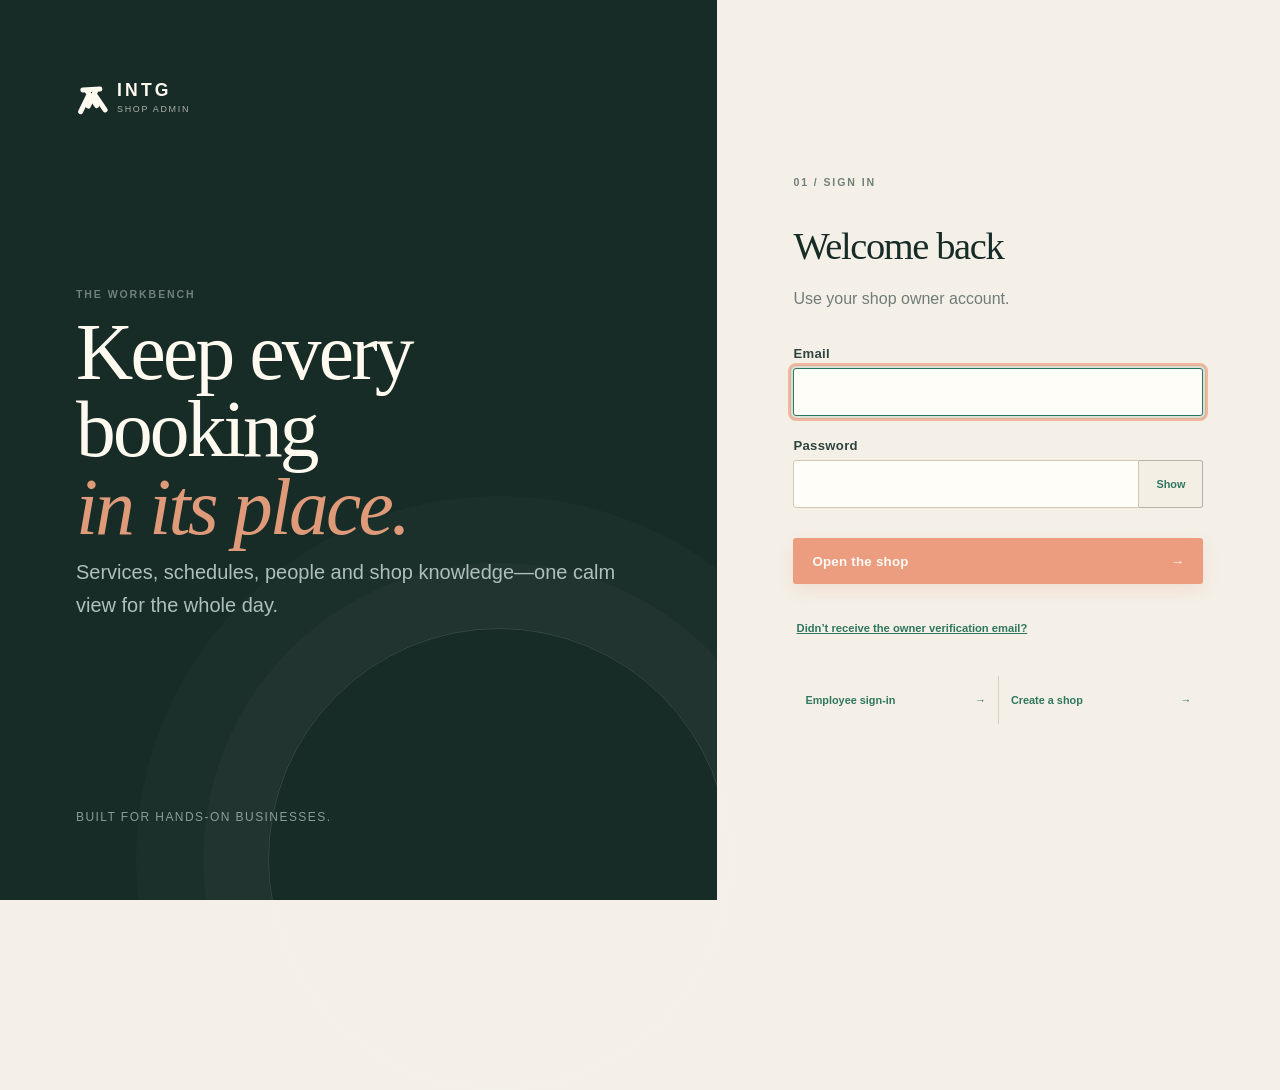
<file: index.html>
<!doctype html>
<html lang="en">
  <head>
    <meta charset="UTF-8" />
    <meta name="viewport" content="width=device-width, initial-scale=1, viewport-fit=cover" />
    <meta name="theme-color" content="#172b27" />
    <meta name="description" content="Manage bookings, services, schedules and shop knowledge." />
    <link rel="icon" href="./icon.svg" type="image/svg+xml" />
    <link rel="manifest" href="./manifest.webmanifest" />
    <title>Intg Shop Admin</title>
    <script type="module" crossorigin src="./assets/index-B61aHjHA.js"></script>
    <link rel="stylesheet" crossorigin href="./assets/index-DaTREfBt.css">
  </head>
  <body>
    <div id="root"></div>
  </body>
</html>
</file>
<file: assets/index-DaTREfBt.css>
.campaign-story{--campaign-ink:#28251f;--campaign-taupe:#a69378;--campaign-cream:#f6f2ec;--campaign-line:#28251f24;color:var(--campaign-ink);background:#173b33;border-radius:1.1rem;padding:clamp(1.3rem,3vw,2.4rem);box-shadow:.5rem .5rem #a99578}.campaign-badge{color:#ffffffc7;letter-spacing:.12em;border:1px solid #ffffff38;border-radius:999px;align-items:center;gap:.65rem;min-height:2.5rem;padding:.55rem .85rem;font-size:.66rem;font-weight:800;display:inline-flex}.campaign-badge i,.pos-live i{background:#d7e5a9;border-radius:50%;width:.45rem;height:.45rem;box-shadow:0 0 0 .25rem #d7e5a921}.campaign-kicker{color:#d8cbb9;letter-spacing:.18em;margin:2.5rem 0 .8rem;font-size:.68rem;font-weight:900}.campaign-story h1{color:#fff;letter-spacing:-.045em;text-wrap:balance;max-width:14ch;margin:0;font-family:Georgia,Times New Roman,serif;font-size:clamp(2.8rem,9vw,5.8rem);font-weight:400;line-height:.98}.campaign-subheadline{color:#ffffffad;text-wrap:pretty;max-width:42rem;margin:1.5rem 0 0;font-size:1rem;line-height:1.75}.campaign-compare{gap:.75rem;margin-top:2.1rem;display:grid}.campaign-compare article{background:#ffffff0e;border:1px solid #ffffff26;border-radius:1rem;min-width:0;padding:1.1rem}.campaign-compare span,.pos-label{color:#d8cbb9;letter-spacing:.14em;margin-bottom:.55rem;font-size:.62rem;font-weight:900;display:block}.campaign-compare b{color:#fff;font-family:Georgia,Times New Roman,serif;font-size:1.25rem;font-weight:400;line-height:1.2;display:block}.campaign-compare p{color:#ffffff9e;margin:.65rem 0 0;font-size:.78rem;line-height:1.65}.campaign-compare .campaign-offer{color:#242b1e;background:#dce9b0;border-color:#0000}.campaign-compare .campaign-offer span,.campaign-compare .campaign-offer p{color:#586147}.campaign-compare .campaign-offer b{color:#242b1e;font-size:1.5rem}.campaign-benefits{margin-top:3rem}.campaign-benefits>.campaign-kicker{margin-bottom:.35rem}.campaign-benefits article{border-top:1px solid #ffffff24;grid-template-columns:2.5rem 1fr;gap:.8rem;padding:1rem 0;display:grid}.campaign-benefits article>span{color:#b7a991;padding-top:.15rem;font-size:.65rem;font-weight:900}.campaign-benefits b{color:#fff;font-family:Georgia,Times New Roman,serif;font-size:1.08rem;font-weight:400;display:block}.campaign-benefits p{color:#ffffff94;margin:.35rem 0 0;font-size:.77rem;line-height:1.6}.campaign-try{color:var(--campaign-ink);background:var(--campaign-cream);border-radius:1.1rem;margin-top:3rem;padding:1.15rem}.campaign-try .campaign-kicker{color:#8a7964;margin:0 0 .5rem}.campaign-try h2{margin:0 0 1rem;font-family:Georgia,Times New Roman,serif;font-size:1.75rem;font-weight:400}.campaign-try-grid{gap:.6rem;display:grid}.campaign-try-card{border:1px solid var(--campaign-line);width:100%;min-height:5rem;color:inherit;text-align:left;cursor:pointer;background:#fff;border-radius:.85rem;grid-template-columns:2.7rem minmax(0,1fr) auto;align-items:center;gap:.8rem;padding:.7rem;text-decoration:none;transition:transform .16s,border-color .16s,box-shadow .16s;display:grid}.campaign-try-card:hover{border-color:var(--campaign-taupe);transform:translateY(-2px);box-shadow:0 .8rem 1.8rem #312a2014}.campaign-try-icon{color:#fff;background:var(--campaign-taupe);border-radius:50%;place-items:center;width:2.7rem;height:2.7rem;font-family:Georgia,serif;display:grid}.campaign-try-card b,.campaign-try-card small{display:block}.campaign-try-card b{font-size:.82rem}.campaign-try-card small{color:#736b60;margin-top:.25rem;font-size:.68rem;line-height:1.45}.campaign-try-card>i{font-style:normal}.campaign-activate{color:#fff;border-bottom:1px solid #ffffff59;justify-content:space-between;align-items:center;min-height:3.25rem;margin-top:1rem;font-size:.78rem;font-weight:900;text-decoration:none;display:flex}.campaign-source{color:#ffffff73;font-size:.66rem;line-height:1.65}.campaign-source a{color:#d8cbb9}.pos-layer{z-index:200;-webkit-backdrop-filter:blur(.5rem);backdrop-filter:blur(.5rem);background:#14120fad;place-items:end center;padding:0;display:grid;position:fixed;inset:0}.pos-preview{color:#21372f;background:#f4efe6;width:100%;max-height:92dvh;overflow:auto;box-shadow:0 -1.5rem 5rem #00000040}.pos-preview>header{border-bottom:1px solid #21372f26;justify-content:space-between;align-items:center;gap:1rem;min-height:6rem;padding:1.1rem;display:flex}.pos-preview>header p{color:#8a715a;letter-spacing:.15em;margin:0 0 .3rem;font-size:.62rem;font-weight:900}.pos-preview>header h2{margin:0;font-family:Georgia,serif;font-size:1.55rem;font-weight:400}.pos-preview>header button{cursor:pointer;background:0 0;border:0;min-width:2.75rem;min-height:2.75rem;font-size:1.7rem}.pos-grid{gap:1rem;padding:1.1rem;display:grid}.pos-catalog{align-content:start;gap:.6rem;display:grid}.pos-catalog .pos-label,.pos-ticket .pos-label{color:#7a6858}.pos-catalog>button{min-height:4.8rem;color:inherit;text-align:left;cursor:pointer;background:#fff;border:1px solid #21372f26;border-radius:.7rem;justify-content:space-between;align-items:center;gap:1rem;padding:.8rem;display:flex}.pos-catalog b,.pos-catalog small{display:block}.pos-catalog b{font-family:Georgia,serif;font-size:1rem;font-weight:400}.pos-catalog small{color:#6b786f;margin-top:.35rem}.pos-catalog i{color:#fff;background:#1f4a3f;border-radius:50%;place-items:center;min-width:2.75rem;min-height:2.75rem;font-size:1.2rem;font-style:normal;display:grid}.pos-ticket{background:#fff;border-radius:.8rem;min-width:0;padding:1rem;box-shadow:0 1rem 3rem #1d372f17}.pos-ticket>div:first-child{justify-content:space-between;align-items:center;gap:1rem;display:flex}.pos-live{color:#61725b;align-items:center;gap:.4rem;font-size:.58rem;font-weight:900;display:inline-flex}.pos-live i{box-shadow:none;background:#90aa53}.pos-line{border-top:1px solid #21372f1f;grid-template-columns:minmax(0,1fr) auto;align-items:center;gap:.7rem;padding:.9rem 0;display:grid}.pos-line span:first-child b,.pos-line span:first-child small{display:block}.pos-line span:first-child b{text-overflow:ellipsis;white-space:nowrap;font-size:.74rem;overflow:hidden}.pos-line span:first-child small{color:#7b877f;margin-top:.25rem;font-size:.63rem}.pos-stepper{text-align:center;grid-template-columns:2.75rem 2rem 2.75rem;align-items:center;display:grid}.pos-stepper button{cursor:pointer;background:#f4efe6;border:1px solid #21372f29;border-radius:.45rem;min-width:2.75rem;min-height:2.75rem}.pos-empty{color:#819087;text-align:center;min-height:7rem;margin:0;padding:2.5rem .5rem}.pos-total{border-top:2px solid #1f4a3f;justify-content:space-between;align-items:end;padding:1rem 0;display:flex}.pos-total span{font-size:.72rem;font-weight:900}.pos-total b{font-family:Georgia,serif;font-size:2rem;font-weight:400}.pos-methods{border:0;grid-template-columns:repeat(3,1fr);gap:.4rem;padding:0;display:grid}.pos-methods legend{clip-path:inset(50%);white-space:nowrap;width:1px;height:1px;position:absolute;overflow:hidden}.pos-methods label{cursor:pointer;background:0 0;border:1px solid #21372f29;border-radius:.45rem;place-items:center;min-height:2.75rem;font-size:.68rem;font-weight:800;display:grid}.pos-methods label:has(input:focus-visible){outline-offset:2px;outline:3px solid #bf67414d}.pos-methods label.active{color:#fff;background:#1f4a3f}.pos-complete{color:#fff;cursor:pointer;background:#aa7258;border:0;border-radius:.45rem;justify-content:space-between;align-items:center;width:100%;min-height:3.2rem;margin-top:.7rem;padding:0 1rem;font-weight:900;display:flex}.pos-complete:disabled{cursor:not-allowed;opacity:.45}.pos-done{color:#526147;background:#eff4df;border-left:3px solid #8ea453;padding:.75rem;font-size:.72rem;line-height:1.5}.pos-preview>footer{border-top:1px solid #21372f26;padding:1rem 1.1rem}.pos-preview>footer span{font-size:.7rem;font-weight:900}.pos-preview>footer p{color:#6f7b74;margin:.3rem 0 0;font-size:.65rem;line-height:1.5}@media (width>=768px){.campaign-story{box-shadow:1rem 1rem #a99578}.campaign-compare,.campaign-try-grid{grid-template-columns:1fr 1fr}.pos-layer{place-items:center;padding:2rem}.pos-preview{border-radius:1.2rem;width:min(100%,64rem);max-height:88dvh}.pos-preview>header,.pos-grid,.pos-preview>footer{padding-left:1.5rem;padding-right:1.5rem}.pos-grid{grid-template-columns:minmax(0,1fr) minmax(20rem,.85fr)}}@media (prefers-reduced-motion:reduce){.campaign-try-card{transition:none}}:root{color:#172b27;font-synthesis:none;--ink:#172b27;--ink-soft:#40544f;--paper:#f4f0e7;--cream:#ebe4d6;--white:#fffdf8;--line:#d8d0c1;--orange:#e7663b;--orange-dark:#bd4724;--green:#2f765f;--red:#a33d32;--shadow:0 18px 55px #1f282217;background:#f4f0e7;font-family:Inter,ui-sans-serif,-apple-system,BlinkMacSystemFont,Segoe UI,sans-serif}*{box-sizing:border-box}html{background:var(--paper);min-width:320px}body{background:var(--paper);-webkit-font-smoothing:antialiased;min-width:320px;min-height:100vh;margin:0}button,input,textarea,select{font:inherit}.visually-hidden{clip:rect(0 0 0 0)!important;clip-path:inset(50%)!important;white-space:nowrap!important;width:1px!important;height:1px!important;position:absolute!important;overflow:hidden!important}button,a{-webkit-tap-highlight-color:transparent;color:inherit}.skip-link{z-index:1000;background:var(--ink);color:var(--white);border-radius:3px;padding:10px 14px;font-size:.78rem;font-weight:800;text-decoration:none;transition:transform .15s ease-out;position:fixed;top:10px;left:10px;transform:translateY(-160%)}.skip-link:focus{transform:translateY(0)}h1,h2,h3,p{margin-top:0}h1,h2{letter-spacing:-.035em}h1{margin-bottom:.6rem;font-family:Georgia,Times New Roman,serif;font-size:clamp(2.35rem,5vw,4.8rem);font-weight:400;line-height:.98}h2{margin-bottom:.45rem;font-size:1.35rem}h3{margin-bottom:.25rem}input,textarea{background:var(--white);width:100%;color:var(--ink);border:1px solid #cfc6b6;border-radius:3px;outline:none;transition:border-color .16s,box-shadow .16s}input{min-height:48px;padding:0 13px}textarea{resize:vertical;padding:12px 13px}input:focus,textarea:focus{border-color:var(--green);box-shadow:0 0 0 3px #2f765f21}input:disabled{opacity:.45}label{color:#2f443f;letter-spacing:.025em;gap:7px;font-size:.82rem;font-weight:700;display:grid}label small{color:#77817d;font-weight:400;line-height:1.45}.brand{min-height:44px;color:inherit;align-items:center;gap:10px;text-decoration:none;display:inline-flex}.brand-mark{place-items:center;width:31px;height:31px;display:grid;position:relative;transform:rotate(-4deg)}.brand-mark:before,.brand-mark:after,.brand-mark i{content:"";background:currentColor;border-radius:5px;width:22px;height:5px;position:absolute}.brand-mark:before{transform:rotate(60deg)}.brand-mark:after{transform:rotate(-60deg)}.brand-mark i:first-child{transform:translateY(-9px)}.brand-mark i:nth-child(2){transform:translate(8px,5px)rotate(60deg)}.brand-mark i:nth-child(3){transform:translate(-8px,5px)rotate(-60deg)}.brand b,.brand small{line-height:1;display:block}.brand b{letter-spacing:.18em;font-size:1.1rem}.brand small{letter-spacing:.19em;opacity:.65;margin-top:5px;font-size:.56rem}.button{letter-spacing:.02em;cursor:pointer;border:1px solid #0000;border-radius:3px;min-height:46px;padding:0 18px;font-size:.83rem;font-weight:800;transition:transform .16s,background .16s,box-shadow .16s}.button:hover:not(:disabled){transform:translateY(-1px)}.button:focus-visible,button:focus-visible,a:focus-visible,input:focus-visible,textarea:focus-visible,select:focus-visible,summary:focus-visible{outline-offset:2px;outline:3px solid #e7663b66}.button:disabled{cursor:wait;opacity:.6}.button.primary{background:var(--orange);color:#fff;justify-content:space-between;align-items:center;gap:28px;display:inline-flex;box-shadow:0 6px 18px #e7663b33}.button.primary:hover:not(:disabled){background:var(--orange-dark)}.button.secondary{color:var(--ink);background:0 0;border-color:#bfc6c0}.kicker,.index{color:#71807b;letter-spacing:.18em;margin:0 0 14px;font-size:.66rem;font-weight:900}.muted{color:#6f7c77}.alert,.notice-bar{overflow-wrap:anywhere;border-radius:3px;padding:12px 14px;font-size:.86rem;line-height:1.45}.alert{color:#8e3428;background:#fae5df}.notice-bar{border-left:3px solid var(--green);color:#2e5f4e;background:#e4ede7}.login-page{grid-template-columns:minmax(0,1.12fr) minmax(400px,.88fr);min-height:100vh;display:grid}.login-story{background:var(--ink);color:#fffaf0;flex-direction:column;justify-content:space-between;min-height:100vh;padding:clamp(28px,6vw,76px);display:flex;overflow:hidden}.login-story:after{content:"";pointer-events:none;border:1px solid #ffffff21;border-radius:50%;width:460px;height:460px;position:absolute;bottom:-190px;right:43%;box-shadow:0 0 0 65px #ffffff06,0 0 0 132px #ffffff05}.login-story>div{z-index:1;position:relative}.login-story h1{max-width:680px;font-size:clamp(3rem,6.2vw,6.6rem)}.login-story h1 em{color:#df9b79;font-weight:400}.login-story>div>p:last-child{color:#afc0ba;max-width:560px;font-size:clamp(1rem,1.7vw,1.25rem);line-height:1.65}.story-note{color:#869d96;letter-spacing:.12em;text-transform:uppercase;margin:0;font-size:.75rem}.login-panel{background:var(--paper);place-items:center;padding:40px;display:grid}.login-card{gap:22px;width:min(410px,100%);display:grid}.login-main-form{gap:22px;display:grid}.login-card h2{margin:0;font-family:Georgia,serif;font-size:2.4rem;font-weight:400}.login-card .button{width:100%;margin-top:8px}.login-password>span{display:block}.login-password>div{grid-template-columns:minmax(0,1fr) auto;display:grid}.login-password input{border-radius:3px 0 0 3px;min-width:0}.login-password>div button{min-width:4rem;color:var(--green);cursor:pointer;background:#f4efe5;border:1px solid #b9b2a6;border-left:0;border-radius:0 3px 3px 0;font-size:.68rem;font-weight:850}.login-password>div:focus-within{border-radius:3px;box-shadow:0 0 0 3px #2059491f}.login-password>div:focus-within input{border-color:var(--green);box-shadow:none}.login-password>div:focus-within button{border-color:var(--green)}.login-caps-lock{color:#9a541f;font-weight:800}.login-verification-help{gap:10px;display:grid}.login-verification-help>button{min-height:44px;color:var(--green);font:inherit;cursor:pointer;background:0 0;border:0;justify-self:start;padding:0 .2rem;font-size:.7rem;font-weight:800;text-decoration:underline}.login-verification-panel{border-left:3px solid var(--orange);background:#f3ead9;gap:10px;padding:12px;display:grid}.login-verification-panel .button{margin:0}.login-verification-panel small{color:#6f7d78;font-size:.64rem;line-height:1.5}.login-verification-panel p{margin:0;font-size:.7rem}.login-paths{background:var(--line);grid-template-columns:1fr 1fr;gap:1px;margin-top:.25rem;display:grid}.login-paths a{background:var(--paper);min-height:3rem;color:var(--green);justify-content:space-between;align-items:center;gap:.5rem;padding:0 .75rem;font-size:.68rem;font-weight:850;text-decoration:none;display:flex}.auth-recovery-page{background:var(--paper);min-height:100vh;color:var(--ink);grid-template-rows:auto 1fr;padding:clamp(24px,5vw,64px);display:grid}.auth-recovery-page>section{align-self:center;width:min(620px,100%);margin:40px auto}.auth-recovery-page h1{margin:.5rem 0 1rem;font-size:clamp(2.5rem,7vw,5rem)}.auth-recovery-page p:not(.kicker){color:#687873;font-size:1rem;line-height:1.6}.auth-recovery-page small{color:#75827e;line-height:1.55;display:block}.auth-recovery-page section>div{flex-wrap:wrap;gap:10px;margin-top:24px;display:flex}.auth-recovery-page .button{min-width:190px}.account-load-banner{color:#7f3029;background:#f7e2dc;border-left:4px solid #a44235;justify-content:space-between;align-items:center;gap:16px;margin:14px 24px 0;padding:11px 13px;font-size:.72rem;line-height:1.5;display:flex}.account-load-banner>span{overflow-wrap:anywhere;min-width:0}.account-load-banner b{display:block}.account-load-banner button{min-height:44px;color:inherit;font:inherit;cursor:pointer;background:0 0;border:1px solid;border-radius:3px;flex:none;padding:6px 12px;font-weight:850}.setup-page{background:var(--cream);min-height:100vh;color:var(--ink);padding:28px clamp(22px,4vw,64px) 56px}.setup-page>header{border-bottom:1px solid var(--line);justify-content:space-between;align-items:center;padding-bottom:26px;display:flex}.setup-index{color:#71807b;letter-spacing:.16em;font-size:.68rem;font-weight:900}.setup-layout{grid-template-columns:minmax(0,.82fr) minmax(520px,1.18fr);align-items:start;gap:clamp(48px,7vw,96px);width:min(1240px,100%);margin:54px auto 0;display:grid}.setup-layout.campaign-layout{grid-template-columns:minmax(0,1.15fr) minmax(420px,.85fr);gap:clamp(28px,4vw,64px);width:min(1440px,100%)}.setup-intro{padding-top:28px;position:sticky;top:32px}.setup-intro.campaign-intro{padding-top:0;position:static}.setup-intro h1{letter-spacing:-.055em;margin:16px 0 22px;font-size:clamp(3rem,5.8vw,5.8rem);line-height:.92}.setup-intro h1 em{color:var(--orange);font-weight:400}.setup-intro>p:not(.kicker){max-width:520px;color:var(--ink-soft);font-size:1.05rem;line-height:1.75}.setup-boundary{border:1px solid var(--line);background:#ffffff75;gap:14px;margin-top:42px;padding:20px;display:flex}.setup-boundary>span{color:var(--orange);font-size:1.5rem}.setup-boundary p{color:var(--ink-soft);margin:0;line-height:1.55}.setup-boundary b{color:var(--ink)}.setup-card{border:1px solid var(--line);background:var(--white);box-shadow:18px 18px 0 var(--green)}.campaign-layout .setup-card{position:sticky;top:32px}.setup-card>form{padding:clamp(28px,4vw,50px)}.setup-card h2{letter-spacing:-.035em;margin:10px 0 8px;font-family:Georgia,serif;font-size:clamp(2rem,3vw,3.1rem);font-weight:400}.setup-card label{margin-top:22px}.setup-card input[readonly],.setup-card textarea[readonly]{background:var(--paper);color:var(--ink-soft)}.slug-input{color:#6e7d78;background:#fff;border:1px solid #b8c1bd;border-radius:3px;grid-template-columns:auto minmax(90px,1fr) auto;align-items:center;min-height:50px;margin-top:8px;display:grid}.slug-input:focus-within{border-color:var(--green);box-shadow:0 0 0 3px #2055471a}.slug-input.invalid{border-color:#c45c49}.slug-input span,.slug-input b{white-space:nowrap;padding:0 11px;font-size:.78rem}.slug-input b{color:var(--green)}.slug-input input{border:0;border-right:1px solid var(--line);border-left:1px solid var(--line);border-radius:0;min-width:0;height:48px;padding:0 10px;font-family:ui-monospace,SFMono-Regular,Menlo,monospace;box-shadow:none!important}.slug-status,.slug-lock{margin-top:7px;font-size:.7rem;line-height:1.45;display:block}.slug-status.available{color:#287458}.slug-status.unavailable,.slug-status.invalid,.slug-status.error{color:#a44235}.slug-retry{color:#8b382f;min-height:44px;font:inherit;cursor:pointer;background:0 0;border:1px solid #a44235;border-radius:3px;margin-top:8px;padding:6px 11px;font-size:.68rem;font-weight:800}.slug-retry:hover,.slug-retry:focus-visible{background:#f7e2dc}.slug-lock{color:#75827e}.seed-preview{border-top:1px solid var(--line);border-bottom:1px solid var(--line);margin-top:24px;padding:18px 0}.seed-preview summary{cursor:pointer;min-height:44px;padding:11px 0;font-weight:800}.seed-preview>p{color:#71807b;font-size:.82rem;line-height:1.55}.seed-preview textarea{font-family:ui-monospace,SFMono-Regular,Menlo,monospace;font-size:.72rem;line-height:1.5}.setup-preview{justify-content:space-between;align-items:center;width:100%;min-height:48px;margin-top:24px;text-decoration:none;display:flex}.setup-submit{width:100%;margin-top:10px}.registration-login{color:var(--green);font-size:.76rem;font-weight:850;text-decoration:none}.registration-layout{grid-template-columns:minmax(0,.9fr) minmax(520px,1.1fr)}.registration-intro>p:not(.kicker){color:#687873;max-width:36rem;line-height:1.7}.registration-plans{grid-template-columns:repeat(3,minmax(0,1fr));gap:8px;margin-top:30px;display:grid}.registration-plans a{border:1px solid var(--line);min-width:0;min-height:104px;color:var(--ink);background:#ffffff73;align-content:center;padding:13px;text-decoration:none;display:grid}.registration-plans a.selected{border-color:var(--green);background:var(--green);color:#fff;box-shadow:5px 5px 0 var(--orange)}.registration-plans span,.registration-plans b,.registration-plans small{display:block}.registration-plans span{letter-spacing:.08em;text-transform:uppercase;font-size:.62rem;font-weight:900}.registration-plans b{margin-top:8px;font-family:Georgia,serif;font-size:1.45rem;font-weight:400}.registration-plans small{color:#75827e;margin-top:4px;font-size:.62rem}.registration-plans a.selected small{color:#a9bbb5}.registration-plan-note{border-left:4px solid var(--orange);background:#f3ead9;margin-top:22px;padding:14px 16px}.registration-plan-note p,.registration-plan-note small{color:#65756f;margin:5px 0 0;font-size:.76rem;line-height:1.55;display:block}.registration-boundary{color:#75827e;text-align:center;margin:14px 0 0;font-size:.68rem;line-height:1.55}.password-input{grid-template-columns:minmax(0,1fr) auto;display:grid}.password-input input{border-radius:3px 0 0 3px}.password-input button{min-width:58px;color:var(--green);cursor:pointer;background:#f4efe5;border:1px solid #b9b2a6;border-left:0;border-radius:0 3px 3px 0;font-size:.68rem;font-weight:850}.password-input:focus-within{border-radius:3px;box-shadow:0 0 0 3px #2059491f}.password-input:focus-within input{border-color:var(--green);box-shadow:none}.password-input:focus-within button{border-color:var(--green)}.registration-passwords label>small{color:#75827e;margin-top:6px;font-size:.65rem;font-weight:500}.registration-passwords .password-match.valid{color:#2f785f}.registration-passwords .password-match.invalid{color:#a44235}.verification-recovery{gap:12px;margin-top:12px;display:grid}.verification-recovery .setup-submit{margin-top:0}.verification-recovery form{border-top:1px solid var(--line);gap:10px;padding-top:16px;display:grid}.verification-recovery form label{gap:7px;display:grid}.verification-recovery form button{width:100%}.verification-recovery>small{color:#75827e;font-size:.65rem;line-height:1.5}.sandbox-plan-grid button.selected{outline-offset:3px;outline:4px solid #e1a76f}.app-shell{min-height:100vh}.sidebar{z-index:20;background:var(--ink);color:#f9f3e8;flex-direction:column;width:252px;padding:30px 19px 18px;display:flex;position:fixed;inset:0 auto 0 0}.sidebar-top{justify-content:space-between;align-items:flex-start;min-height:54px;padding:0 12px;display:flex}.menu-close{display:none}.sidebar nav{gap:4px;margin-top:42px;display:grid}.sidebar nav button{color:#aab9b4;text-align:left;cursor:pointer;background:0 0;border:0;border-radius:3px;align-items:center;gap:13px;min-height:46px;padding:0 14px;font-size:.83rem;font-weight:700;display:flex}.sidebar nav button span{text-align:center;width:20px;font-size:1.05rem}.sidebar nav button:hover{color:#fff;background:#ffffff0f}.sidebar nav button.active{color:var(--ink);background:#f6f0e5}.account{border-top:1px solid #ffffff1c;grid-template-columns:36px minmax(0,1fr) 34px;align-items:center;gap:10px;margin-top:auto;padding:19px 5px 2px;display:grid}.avatar{width:36px;height:36px;color:var(--ink);text-transform:uppercase;background:#d89670;border-radius:50%;place-items:center;font-family:Georgia,serif;font-size:1.1rem;display:grid}.avatar.large{width:46px;height:46px;font-size:1.25rem}.account b,.account small{text-overflow:ellipsis;white-space:nowrap;display:block;overflow:hidden}.account b{font-size:.75rem}.account small{color:#889e97;margin-top:4px;font-size:.65rem}.account button,.menu-close{color:#8fa19b;cursor:pointer;background:0 0;border:0;min-width:44px;min-height:44px}.main-column{min-height:100vh;margin-left:252px}.mobile-header{display:none}.session-notice{z-index:12;color:#5c4920;background:#f7edcf;border-bottom:1px solid #c9aa68;grid-template-columns:auto minmax(0,1fr) auto;align-items:center;gap:12px;min-height:48px;padding:8px clamp(16px,5vw,74px);display:grid;position:sticky;top:0;box-shadow:0 8px 24px #3b2d0f0f}.session-notice>span{font-size:1rem}.session-notice p{overflow-wrap:anywhere;min-width:0;margin:0;font-size:.78rem;line-height:1.45}.session-notice b{font-variant-numeric:tabular-nums;letter-spacing:.1em;white-space:nowrap;font-size:.68rem}.session-notice.urgent{color:#713c2c;background:#f5ddd1;border-bottom-color:#b66b4f}.page{width:min(1380px,100%);margin:0 auto;padding:clamp(38px,5vw,72px) clamp(28px,5vw,74px) 80px}.page:focus{outline:none}.page-header{justify-content:space-between;align-items:flex-end;gap:28px;margin-bottom:42px;display:flex}.page-header h1{max-width:900px}.page-header>div>p:last-child{color:#697873;max-width:660px;margin:0;line-height:1.6}.page-header .button{flex:none}.panel{border:1px solid var(--line);background:var(--white);border-radius:4px;box-shadow:0 10px 35px #1f282209}.panel-title{border-bottom:1px solid var(--line);justify-content:space-between;align-items:center;gap:20px;padding:25px 28px 20px;display:flex}.panel-title h2{margin:0;font-family:Georgia,serif;font-size:1.55rem;font-weight:400}.panel-title .kicker{margin-bottom:8px}.text-button{min-height:44px;color:var(--green);cursor:pointer;background:0 0;border:0;font-size:.78rem;font-weight:800}.metrics{border:1px solid var(--line);background:var(--line);border-radius:4px;grid-template-columns:repeat(3,1fr);gap:1px;margin-bottom:22px;display:grid;overflow:hidden}.metrics article{background:var(--white);align-content:space-between;min-height:170px;padding:26px 28px;display:grid}.metrics span{color:#75807c;letter-spacing:.08em;text-transform:uppercase;font-size:.7rem;font-weight:800}.metrics strong{font-family:Georgia,serif;font-size:3.2rem;font-weight:400;line-height:1}.metrics strong.metric-time{font-size:2.2rem}.metrics small{color:#76807d}.split-grid{grid-template-columns:minmax(0,1.55fr) minmax(300px,.75fr);gap:22px;display:grid}.note-panel{background:var(--ink);color:#f8f1e6;padding:30px}.note-panel h2{font-family:Georgia,serif;font-size:2rem;font-weight:400}.note-panel>p:nth-of-type(2){color:#acbcb6;line-height:1.7}.note-panel dl{border-top:1px solid #ffffff1f;margin:30px 0}.note-panel dl div{border-bottom:1px solid #ffffff1f;justify-content:space-between;gap:20px;padding:14px 0;display:flex}.note-panel dt{color:#839a92}.note-panel dd{text-align:right;margin:0}.note-panel .button{color:#fff;border-color:#ffffff47}.booking-list{display:grid}.booking-row{border-bottom:1px solid #e1dbcf;grid-template-columns:54px minmax(240px,1fr) auto auto;align-items:center;gap:20px;min-width:0;padding:17px 24px;display:grid}.booking-row:last-child{border-bottom:0}.date-block{border:1px solid var(--line);border-radius:3px;align-content:center;place-items:center;width:46px;height:54px;line-height:1;display:grid}.date-block b{font-family:Georgia,serif;font-size:1.25rem}.date-block span{color:#7d8985;text-transform:uppercase;margin-top:4px;font-size:.6rem}.booking-main{justify-content:space-between;align-items:center;gap:15px;min-width:0;display:flex}.booking-main h3{text-overflow:ellipsis;white-space:nowrap;margin:0;font-size:.92rem;overflow:hidden}.booking-main p{color:#71807b;text-overflow:ellipsis;white-space:nowrap;margin:5px 0 0;font-size:.77rem;overflow:hidden}.booking-meta{color:#77837f;text-align:right;gap:5px;font-size:.68rem;display:grid}.pill,.status-live,.status-off{letter-spacing:.07em;text-transform:uppercase;white-space:nowrap;border-radius:100px;align-items:center;width:max-content;padding:5px 9px;font-size:.59rem;font-weight:900;display:inline-flex}.pill.confirmed,.status-live{color:#29664f;background:#dcebe3}.pill.checked_in{color:#315d70;background:#dce7ed}.pill.completed{color:#5e625f;background:#e6e5df}.pill.cancelled_by_shop,.pill.no_show,.status-off{color:#964537;background:#efe1dd}.row-actions{gap:7px;display:flex}.small-button,.danger-link{cursor:pointer;background:0 0;border:1px solid #cbd0cb;border-radius:3px;min-height:44px;padding:0 11px;font-size:.69rem;font-weight:800}.danger-link{color:var(--red);border-color:#0000}.booking-list.compact .booking-row{grid-template-columns:52px minmax(0,1fr) auto}.booking-list.compact .booking-meta{display:none}.toolbar{justify-content:space-between;margin-bottom:18px;display:flex}.segmented{border:1px solid var(--line);background:var(--white);border-radius:3px;gap:3px;padding:3px;display:inline-flex}.segmented button{color:#78827f;cursor:pointer;background:0 0;border:0;border-radius:2px;min-height:44px;padding:0 16px;font-size:.75rem;font-weight:800}.segmented button.active{background:var(--ink);color:#fff}.booking-command-centre{gap:.75rem;margin-bottom:1rem;display:grid}.booking-search{min-width:0}.booking-search>span{color:#74817c;letter-spacing:.12em;margin-bottom:.4rem;font-size:.6rem;font-weight:900;display:block}.booking-search>div{position:relative}.booking-search input{background:var(--white);width:100%;min-height:3rem;padding-right:3rem}.booking-search button{color:#66736f;cursor:pointer;background:0 0;border:0;border-radius:50%;place-items:center;width:2.75rem;min-height:2.75rem;font-size:1.15rem;display:grid;position:absolute;top:50%;right:.1rem;transform:translateY(-50%)}.booking-search button:hover{color:var(--ink);background:#edf0ed}.booking-search button:focus-visible{outline-offset:1px;outline:3px solid #2f6c5347}.booking-search-results{color:#74817c;margin:.7rem 0 0;font-size:.72rem}.booking-command-centre .segmented{grid-template-columns:repeat(3,minmax(0,1fr));display:grid}.booking-command-centre .segmented button{justify-content:center;align-items:center;gap:.5rem;padding:0 .7rem;display:flex}.booking-command-centre .segmented span{background:#172b2714;border-radius:50%;place-items:center;min-width:1.5rem;height:1.5rem;font-size:.6rem;display:grid}.booking-command-centre .segmented button.active span{background:#ffffff24}.booking-meta a{color:var(--green);text-underline-offset:2px;overflow-wrap:anywhere;text-decoration-thickness:1px}.availability-tools{margin-top:1rem}.availability-tools>summary{cursor:pointer;background:#eee7da;justify-content:space-between;align-items:center;gap:1rem;min-height:4.5rem;padding:1rem 1.2rem;list-style:none;display:flex;box-shadow:inset 0 0 0 1px #172b271a}.availability-tools>summary::-webkit-details-marker{display:none}.availability-tools summary b,.availability-tools summary small{display:block}.availability-tools summary b{font-family:Georgia,serif;font-size:1.05rem;font-weight:400}.availability-tools summary small{color:#71807b;margin-top:.25rem;font-size:.66rem}.availability-tools summary i{background:var(--ink);color:#fff;border-radius:50%;place-items:center;width:2rem;height:2rem;font-style:normal;transition:transform .16s;display:grid}.availability-tools[open] summary i{transform:rotate(45deg)}.availability-tools>.availability-block-manager{margin-top:.75rem}.availability-block-scope{color:#6b531d;background:#f7edcf;flex-wrap:wrap;gap:.35rem;padding:.7rem .8rem;font-size:.68rem;display:flex}.row-actions button:disabled{cursor:wait;opacity:.62}.service-command-centre{gap:1rem;margin-bottom:1.25rem;display:grid}.service-find-row{gap:.75rem;display:grid}.service-search{min-width:0}.service-search>span{color:#74817c;letter-spacing:.12em;font-size:.6rem;font-weight:900}.service-search input{background:var(--white)}.service-visibility{background:#cfc7b9;grid-template-columns:repeat(3,minmax(0,1fr));gap:1px;padding:1px;display:grid}.service-visibility button{background:var(--white);color:#687670;cursor:pointer;border:0;justify-content:space-between;align-items:center;gap:.5rem;min-height:3rem;padding:0 .75rem;transition-property:background-color,color,scale;transition-duration:.15s;display:flex}.service-visibility button:active,.service-results button:active,.bulk-buffer-card .button:active:not(:disabled),.availability-save-bar .button:active:not(:disabled){scale:.96}.service-visibility button.active{background:var(--ink);color:#fff}.service-visibility button span{font-size:.7rem;font-weight:800}.service-visibility button b{font-variant-numeric:tabular-nums;background:#172b2714;border-radius:50%;place-items:center;min-width:1.55rem;height:1.55rem;font-size:.62rem;display:grid}.service-visibility button.active b{background:#ffffff21}.bulk-buffer-card{background:#e7d68e;gap:1rem;min-width:0;padding:1.1rem;display:grid;box-shadow:inset 0 0 0 1px #172b271a,.4rem .4rem #172b2714}.bulk-buffer-mark{background:var(--ink);color:#e7d68e;border-radius:50%;place-items:center;width:3rem;height:3rem;font-family:Georgia,serif;font-size:1.35rem;display:grid}.bulk-buffer-card .kicker{color:#71653d;margin-bottom:.35rem}.bulk-buffer-card h2{text-wrap:balance;margin:0 0 .4rem;font-family:Georgia,serif;font-size:1.35rem;font-weight:400}.bulk-buffer-card>div>p:last-child{color:#655f47;text-wrap:pretty;max-width:62ch;margin:0;font-size:.75rem;line-height:1.55}.bulk-buffer-card label{color:#514b34;align-content:center}.bulk-buffer-card select,.service-buffer-spotlight select,.availability-rule-head select{width:100%;min-height:3rem;color:var(--ink);font:inherit;background:#fffdf8;border:1px solid #172b2740;border-radius:2px;padding:0 .75rem;font-size:.8rem}.bulk-buffer-card .button{background:#fffdf894;align-self:end;width:100%}.service-results{border-bottom:1px solid var(--line);justify-content:space-between;align-items:center;gap:1rem;min-height:2.75rem;margin-bottom:.75rem;display:flex}.service-results p{color:#77837e;margin:0;font-size:.68rem}.service-results p b{color:var(--ink);font-variant-numeric:tabular-nums;font-size:.82rem}.service-results button{min-width:2.75rem;min-height:2.75rem;color:var(--green);cursor:pointer;background:0 0;border:0;font-size:.68rem;font-weight:900;transition-property:color,scale;transition-duration:.15s}.service-grid{grid-template-columns:repeat(3,minmax(0,1fr));gap:16px;display:grid}.service-card{border:1px solid var(--line);background:var(--white);border-radius:4px;grid-template-rows:auto 1fr auto;gap:18px;min-height:300px;padding:22px;transition:transform .18s,box-shadow .18s;display:grid}.service-card:hover{box-shadow:var(--shadow);transform:translateY(-2px)}.service-card.inactive{opacity:.68}.service-card-image{object-fit:cover;width:calc(100% + 44px);height:180px;margin:-22px -22px 0}.service-index{color:#a59e92;font-family:Georgia,serif;font-size:1.1rem}.service-card h2{margin-top:12px;font-family:Georgia,serif;font-size:1.7rem;font-weight:400}.service-card p{color:#72807b;font-size:.82rem;line-height:1.55}.service-foot{border-top:1px solid var(--line);grid-template-columns:1fr auto;align-items:end;gap:12px;padding-top:16px;display:grid}.service-foot>span{color:#7e8985;font-size:.72rem}.service-foot>span b{color:var(--ink);font-size:1rem}.service-foot>strong{font-family:Georgia,serif;font-size:1.35rem;font-weight:400}.service-foot>div{grid-column:1/-1;gap:8px;display:flex}.service-foot button{min-width:44px;min-height:44px;color:var(--green);cursor:pointer;background:0 0;border:0;padding:0 4px;font-size:.72rem;font-weight:800;transition-property:color,scale;transition-duration:.15s}.service-foot button:active{scale:.96}.service-foot button:last-child{color:var(--red);margin-left:auto}.service-foot button:disabled{cursor:wait;opacity:.55}.service-validation-hint{color:#765b17;background:#fff4d8;border-top:1px solid #e0c88d;margin:0;padding:.8rem 1rem;font-size:.7rem;font-weight:750;line-height:1.45}.form-schema-status{color:#2e5f4e;box-shadow:inset .2rem 0 var(--green);background:#e4ede7;justify-content:space-between;align-items:center;gap:1rem;margin-top:-.4rem;padding:.75rem .85rem;display:flex}.form-schema-status.invalid{color:#8c3e2f;box-shadow:inset .2rem 0 var(--red);background:#fff1ec}.form-schema-status b,.form-schema-status small{display:block}.form-schema-status b{font-size:.7rem}.form-schema-status small{color:inherit;margin-top:.2rem;font-size:.63rem;line-height:1.45}.form-field-preview{background:#f6f0e5;margin:0;padding:0;list-style:none;display:grid}.form-field-preview li{border-top:1px solid var(--line);grid-template-columns:minmax(5.5rem,.35fr) minmax(0,1fr) auto;align-items:center;gap:.65rem;padding:.7rem .8rem;display:grid}.form-field-preview li:first-child{border-top:0}.form-field-preview span{color:#71807b;letter-spacing:.06em;text-transform:uppercase;font-size:.58rem;font-weight:900}.form-field-preview b{font-size:.7rem}.form-field-preview small{color:#71807b;font-size:.6rem}.addon-list button:disabled{cursor:wait;opacity:.55}.reusable-status{color:#68756f;letter-spacing:.06em;text-transform:uppercase;background:#ece7dd;border-radius:999px;width:fit-content;margin-bottom:.35rem;padding:.25rem .45rem;font-size:.52rem;font-weight:900;display:block}.reusable-status.active{color:#29664f;background:#dcebe3}.reusable-status.hidden{color:#875345;background:#eee5e2}.reusable-validation-hint{color:#765b17;background:#fff4d8;margin:0;padding:.7rem .8rem;font-size:.68rem;font-weight:750;line-height:1.45;box-shadow:inset .2rem 0 #c08b1d}.reusable-save-state{color:#2e5f4e;background:#e4ede7;align-items:center;gap:.55rem;padding:.7rem .8rem;font-size:.68rem;font-weight:900;display:flex}.reusable-save-state i{background:var(--green);border-radius:50%;width:.6rem;height:.6rem}.reusable-save-state.unsaved{color:#6b531d;background:#f7edcf}.reusable-save-state.unsaved i{background:#c08b1d}.service-image-editor{border:1px solid var(--line);background:#f6f0e5;grid-template-columns:150px 1fr;align-items:center;gap:18px;padding:12px;display:grid}.service-image-editor>img,.service-image-editor>span{object-fit:cover;width:150px;height:100px}.service-image-editor>span{color:#7a8781;letter-spacing:.1em;background:#ddd3c3;place-items:center;font-size:.58rem;font-weight:900;display:grid}.service-image-editor>div{flex-wrap:wrap;gap:10px;display:flex}.service-editor-section{background:var(--white);box-shadow:0 0 0 1px #172b271a,0 .5rem 1.5rem #1f28220b}.service-editor-section>header,.availability-editor>header{background:#eee6d9;grid-template-columns:2.5rem minmax(0,1fr);gap:.8rem;padding:1rem;display:grid}.service-editor-section>header>span,.availability-editor>header>span{background:var(--ink);color:#fff;place-items:center;width:2.4rem;height:2.4rem;font-size:.65rem;font-weight:900;display:grid}.service-editor-section>header h3,.availability-editor>header h3{text-wrap:balance;margin:0 0 .3rem;font-family:Georgia,serif;font-size:1.35rem;font-weight:400}.service-editor-section>header p,.availability-editor>header p:last-child{color:#6e7c77;text-wrap:pretty;max-width:62ch;margin:0;font-size:.72rem;line-height:1.55}.service-editor-fields{gap:1rem;padding:1rem;display:grid}.service-image-editor>small{color:#71807b;font-size:.64rem;line-height:1.45}.availability-editor{background:var(--white);gap:1rem;display:grid;box-shadow:0 0 0 1px #172b271a,0 .5rem 1.5rem #1f28220b}.availability-editor>header .kicker{margin-bottom:.25rem}.service-buffer-spotlight{background:#e7d68e;gap:.8rem;margin:0 1rem;padding:1rem;display:grid;box-shadow:inset 0 0 0 1px #172b271a}.service-buffer-spotlight>div:first-child{background:var(--ink);color:#e7d68e;border-radius:50%;place-items:center;width:2.6rem;height:2.6rem;font-family:Georgia,serif;font-size:1.15rem;display:grid}.service-buffer-spotlight b{margin-bottom:.25rem;font-family:Georgia,serif;font-size:1.05rem;font-weight:400;display:block}.service-buffer-spotlight p{color:#655f47;text-wrap:pretty;margin:0;font-size:.7rem;line-height:1.5}.service-buffer-spotlight label{color:#514b34;margin:0}.service-buffer-spotlight label small{color:#71653d}.availability-editor>.notice-bar{margin:0 1rem}.availability-rule-list{gap:14px;padding:0 1rem;display:grid}.availability-rule-list>article{background:#f4ede1;gap:14px;padding:1rem;display:grid;box-shadow:0 0 0 1px #0000000f,0 1px 2px -1px #0000000f,0 2px 4px #0000000a}.availability-rule-head{grid-template-columns:1fr;align-items:end;gap:12px;display:grid}.availability-rule-head span{color:#78847f;letter-spacing:.11em;font-size:.57rem;font-weight:900}.availability-rule-head h4{margin:5px 0 7px;font-family:Georgia,serif;font-size:1.1rem;font-weight:400}.availability-rule-head label{margin:0}.availability-rule-head select{min-height:48px}.availability-rule-head small{color:#8a7160}.availability-rule-head .buffer-field{background:#fff7d9;padding:.75rem;box-shadow:inset .2rem 0 #d59a35}.availability-hours-disclosure{background:var(--white);box-shadow:inset 0 0 0 1px #172b271c}.availability-hours-disclosure summary{cursor:pointer;grid-template-columns:minmax(0,1fr) auto;align-items:center;gap:.25rem .75rem;min-height:3.25rem;padding:.7rem .8rem;list-style:none;display:grid}.availability-hours-disclosure summary::-webkit-details-marker{display:none}.availability-hours-disclosure summary span{font-size:.72rem;font-weight:900}.availability-hours-disclosure summary small{color:#74817c;grid-column:1;font-size:.61rem;font-weight:400;line-height:1.4}.availability-hours-disclosure summary i{width:2rem;height:2rem;color:var(--green);grid-area:1/2/span 2;place-items:center;font-size:1.1rem;font-style:normal;transition-property:rotate;transition-duration:.16s;display:grid}.availability-hours-disclosure[open] summary i{rotate:45deg}.availability-hours{background:#ded7cb;gap:1px;display:grid}.availability-hours>div{background:var(--white);grid-template-columns:minmax(76px,1fr) auto;align-items:center;gap:10px;padding:9px 11px;display:grid}.availability-hours>div>b{font-size:.72rem}.availability-hours label{margin:0}.availability-hours label:not(.toggle){grid-column:1/-1;grid-template-columns:auto 1fr;align-items:center;gap:7px;display:grid}.availability-hours label>span:first-child{color:#7d8884;font-size:.61rem}.availability-hours input[type=time]{font-variant-numeric:tabular-nums;min-height:44px}.availability-save-bar,.service-detail-save{background:#eee7da;gap:.85rem;padding:1rem;display:grid;box-shadow:inset 0 1px #172b271a}.availability-save-bar b,.service-detail-save b{margin-bottom:.2rem;font-size:.76rem;display:block}.availability-save-bar small,.service-detail-save small{color:#71807b;font-size:.64rem;line-height:1.45;display:block}.availability-save-bar .button{background:var(--white);width:100%}.service-detail-save{background:var(--ink);color:#fff8ed;box-shadow:none}.service-detail-save small{color:#91a49e}.service-detail-save>div:last-child{grid-template-columns:1fr;gap:.6rem;display:grid}.service-detail-save .button.secondary{color:#fff8ed;border-color:#ffffff40}.service-detail-save .button.primary:disabled{cursor:default}.dialog-wrap{z-index:100;-webkit-backdrop-filter:blur(5px);backdrop-filter:blur(5px);background:#11211da8;place-items:center;padding:24px;display:grid;position:fixed;inset:0;overflow:auto}.dialog{background:var(--paper);border-radius:4px;gap:20px;width:min(570px,100%);padding:clamp(24px,4vw,38px);display:grid;box-shadow:0 28px 90px #00000047}.dialog.service-dialog{width:min(900px,100%)}@media (width>=768px){.booking-command-centre,.service-find-row{grid-template-columns:minmax(16rem,1fr) auto;align-items:end}.service-visibility{min-width:19rem}.bulk-buffer-card{grid-template-columns:3rem minmax(0,1fr) minmax(11rem,.45fr);align-items:center}.bulk-buffer-card .button{grid-column:2/-1}.service-editor-section>header,.availability-editor>header,.service-editor-fields{padding:1.25rem}.service-buffer-spotlight{grid-template-columns:2.6rem minmax(0,1fr) minmax(11rem,.45fr);align-items:center;margin:0 1.25rem}.availability-rule-list{padding:0 1.25rem}.availability-rule-head{grid-template-columns:minmax(150px,1fr) minmax(160px,.8fr) minmax(160px,.8fr)}.availability-hours>div{grid-template-columns:minmax(76px,.8fr) minmax(100px,.8fr) minmax(120px,1fr) minmax(120px,1fr)}.availability-hours label:not(.toggle){grid-column:auto}.availability-save-bar,.service-detail-save{grid-template-columns:minmax(0,1fr) auto;align-items:center;padding:1.25rem}.availability-save-bar .button{width:auto}.service-detail-save>div:last-child{grid-template-columns:auto auto}}.dialog-head{justify-content:space-between;align-items:flex-start;gap:20px;display:flex}.dialog-head h2{margin:0;font-family:Georgia,serif;font-size:2rem;font-weight:400}.dialog-head button{cursor:pointer;background:0 0;border:0;min-width:44px;min-height:44px;font-size:1.7rem}.field-row{grid-template-columns:repeat(2,minmax(0,1fr));gap:18px;display:grid}.dialog-actions{justify-content:flex-end;gap:10px;padding-top:7px;display:flex}.toggle{cursor:pointer;grid-template-columns:auto auto 1fr;grid-auto-flow:column;justify-content:start;align-items:center;gap:10px;min-height:44px;display:inline-flex}.toggle input{opacity:0;width:1px;height:1px;position:absolute}.toggle>span{background:#afb5b0;border-radius:20px;width:37px;height:22px;transition:background .2s;position:relative}.toggle>span:after{content:"";background:#fff;border-radius:50%;width:16px;height:16px;transition:transform .2s;position:absolute;top:3px;left:3px}.toggle input:checked+span{background:var(--green)}.toggle input:checked+span:after{transform:translate(15px)}.hours-list{padding:0 26px}.hours-template{background:#eee7da;gap:1rem;margin-bottom:1rem;padding:1.2rem;display:grid;box-shadow:inset 0 0 0 1px #172b271a}.hours-template h2{margin:.2rem 0 .35rem;font-family:Georgia,serif;font-size:1.4rem;font-weight:400}.hours-template>div:first-child>p:last-child{color:#71807b;margin:0;font-size:.72rem}.hours-template label{font-size:.68rem;font-weight:900}.hours-template select{width:100%;min-height:2.8rem;margin-top:.35rem}.hours-template>div:last-child{grid-template-columns:1fr 1fr;gap:.55rem;display:grid}.hours-save-state{color:#2e5f4e;background:#e4ede7;align-items:center;gap:.55rem;margin-bottom:1rem;padding:.7rem .9rem;font-size:.7rem;font-weight:900;display:flex}.hours-save-state i{background:var(--green);border-radius:50%;width:.6rem;height:.6rem}.hours-save-state.unsaved{color:#6b531d;background:#f7edcf}.hours-save-state.unsaved i{background:#c08b1d}.hour-row{border-bottom:1px solid var(--line);grid-template-columns:minmax(180px,1fr) 130px minmax(320px,.8fr);align-items:center;gap:22px;padding:22px 2px;display:grid}.hour-row.invalid{box-shadow:inset .2rem 0 var(--red);background:#fff1ec;margin:0 -.6rem;padding-left:.6rem;padding-right:.6rem}.hour-row:last-child{border-bottom:0}.hour-row>div:first-child b,.hour-row>div:first-child small{display:block}.hour-row>div:first-child small{color:#7e8985;margin-top:5px;font-size:.7rem}.time-fields{grid-template-columns:1fr 20px 1fr;align-items:end;gap:8px;display:grid}.time-fields i{color:#939b97;text-align:center;padding-bottom:15px;font-style:normal}.time-fields label span{font-size:.65rem}.time-fields .hour-error{color:var(--red);grid-column:1/-1;font-size:.62rem;line-height:1.4}.team-list{padding:8px 24px}.team-list article{border-bottom:1px solid var(--line);grid-template-columns:48px minmax(0,1fr) auto;align-items:center;gap:15px;padding:18px 0;display:grid}.team-list article:last-child{border-bottom:0}.team-list h3{margin:0;font-size:.9rem}.team-list p{color:#77837f;margin:5px 0 0;font-size:.75rem}.team-access-dialog{width:min(100%,32rem)}.temporary-password-field>span{margin-bottom:.45rem;display:block}.temporary-password-field>div{background:#fff;border:1px solid #cfc6b6;border-radius:3px;grid-template-columns:minmax(0,1fr) auto;display:grid}.temporary-password-field>div:focus-within{border-color:var(--green);box-shadow:0 0 0 3px #2f765f21}.temporary-password-field input{min-width:0;box-shadow:none;border:0;border-radius:0;font-family:ui-monospace,SFMono-Regular,Menlo,monospace}.temporary-password-field>div button{border:0;border-left:1px solid var(--line);min-width:4rem;color:var(--green);cursor:pointer;background:#f2ede4;font-size:.68rem;font-weight:900}.temporary-password-actions{flex-wrap:wrap;align-items:center;gap:.5rem 1rem;margin-top:-.35rem;display:flex}.temporary-password-actions .text-button{min-height:2.75rem}.temporary-password-actions span{color:var(--green);font-size:.68rem;font-weight:800}.access-created-card{box-shadow:inset .3rem 0 var(--green),0 0 0 1px #172b271a;background:#e4ede7;gap:1rem;margin-bottom:1rem;padding:clamp(1rem,3vw,1.5rem);display:grid}.access-created-card h2{margin:.2rem 0 .35rem;font-family:Georgia,serif;font-size:clamp(1.35rem,5vw,1.8rem);font-weight:400}.access-created-card>div>p:last-child{color:#597066;margin:0;font-size:.75rem;line-height:1.5}.access-created-card dl{border-top:1px solid #172b271f;margin:0;display:grid}.access-created-card dl>div{border-bottom:1px solid #172b271f;grid-template-columns:minmax(7rem,.55fr) minmax(0,1fr);gap:.75rem;padding:.65rem 0;display:grid}.access-created-card dt{color:#61766d;letter-spacing:.08em;text-transform:uppercase;font-size:.62rem;font-weight:900}.access-created-card dd{overflow-wrap:anywhere;min-width:0;margin:0;font-size:.75rem}.access-created-card code{background:#ffffffa6;padding:.25rem .4rem;font-size:.78rem}.access-created-actions{flex-wrap:wrap;align-items:center;gap:.55rem;display:flex}.access-created-actions span{color:var(--green);font-size:.68rem;font-weight:900}.employee-validation-hint{color:#765b17;background:#fff4d8;margin:0;padding:.7rem .8rem;font-size:.68rem;font-weight:750;line-height:1.45;box-shadow:inset .2rem 0 #c08b1d}.knowledge-grid{grid-template-columns:minmax(0,1.18fr) minmax(350px,.82fr);gap:18px;min-height:660px;display:grid}.knowledge-save-state{color:#2e5f4e;box-shadow:inset .2rem 0 var(--green);background:#e4ede7;grid-template-columns:auto minmax(0,1fr);align-items:center;gap:.25rem .65rem;margin-bottom:1rem;padding:.75rem 1rem;display:grid}.knowledge-save-state i{background:var(--green);border-radius:50%;grid-row:1/span 2;width:.65rem;height:.65rem}.knowledge-save-state span{font-size:.72rem;font-weight:900}.knowledge-save-state small{color:#61766d;font-size:.64rem;line-height:1.4}.knowledge-save-state.unsaved{color:#6b531d;background:#f7edcf;box-shadow:inset .2rem 0 #c08b1d}.knowledge-save-state.unsaved i{background:#c08b1d}.knowledge-save-state.unsaved small{color:#796b48}.editor-panel,.ai-panel{flex-direction:column;min-height:620px;display:flex;overflow:hidden}.file-tabs{border-bottom:1px solid var(--line);align-items:center;min-height:58px;padding:0 20px;display:flex}.file-tabs button{color:#7d8884;cursor:pointer;background:0 0;border:0;border-bottom:2px solid #0000;align-self:stretch;padding:0 14px;font-family:ui-monospace,SFMono-Regular,Menlo,monospace;font-size:.72rem}.file-tabs button.active{border-color:var(--green);color:var(--ink)}.file-tabs button.private.active{border-color:var(--orange)}.file-tabs span{color:#949b98;margin-left:auto;font-size:.63rem}.knowledge-editor{resize:none;background:#faf8f2;border:0;border-radius:0;flex:1;min-height:500px;padding:24px 26px;font-family:ui-monospace,SFMono-Regular,Menlo,monospace;font-size:.8rem;line-height:1.7}.knowledge-editor:focus{box-shadow:inset 0 0 0 2px #2f765f33}.editor-help{border-top:1px solid var(--line);color:#7c8783;margin:0;padding:14px 22px;font-size:.68rem}.ai-head{border-bottom:1px solid var(--line);align-items:center;gap:12px;min-height:77px;padding:14px 20px;display:flex}.ai-orb{background:var(--ink);color:#eaa37f;border-radius:50%;place-items:center;width:38px;height:38px;display:grid}.ai-head h2{margin:0;font-size:.95rem}.ai-head p{color:#74827d;margin:5px 0 0;font-size:.68rem}.ai-head p i{background:#42a77d;border-radius:50%;width:6px;height:6px;margin-right:5px;display:inline-block}.chat-log{flex-direction:column;flex:1;gap:11px;padding:22px;display:flex;overflow:auto}.chat-intro{text-align:center;margin:auto}.chat-intro h3{font-family:Georgia,serif;font-size:1.4rem;font-weight:400}.chat-intro button{border:1px solid var(--line);color:#667671;cursor:pointer;background:0 0;border-radius:30px;min-height:44px;margin:8px auto;padding:0 15px;font-size:.73rem;display:block}.bubble{white-space:pre-wrap;background:#ece8df;border-radius:12px 12px 12px 2px;max-width:84%;padding:11px 13px;font-size:.8rem;line-height:1.55}.bubble.you{background:var(--ink);color:#fff;border-radius:12px 12px 2px;align-self:flex-end}.bubble.error{color:var(--red);background:#f7dfd8}.bubble.typing{gap:4px;display:flex}.bubble.typing i{background:#7c8984;border-radius:50%;width:5px;height:5px;animation:1s infinite pulse}.bubble.typing i:nth-child(2){animation-delay:.15s}.bubble.typing i:nth-child(3){animation-delay:.3s}@keyframes pulse{50%{opacity:.45;transform:translateY(-3px)}}.chat-form{border-top:1px solid var(--line);grid-template-columns:1fr 44px;align-items:end;gap:8px;padding:14px;display:grid}.chat-form textarea{resize:none;min-height:48px;max-height:120px}.chat-form button{background:var(--orange);color:#fff;cursor:pointer;border:0;border-radius:50%;width:44px;height:44px;font-size:1.1rem}.chat-form-count{color:#76827e;grid-column:1/-1;font-size:.62rem}.chat-form-count.error{color:var(--red);font-weight:700}.profile-field-count{color:#76827e;margin-top:.35rem;font-size:.62rem;display:block}.profile-field-count.error{color:var(--red);font-weight:700}.profile-form{gap:24px;max-width:880px;padding:clamp(24px,4vw,42px);display:grid}.profile-save-state{color:#2e5f4e;background:#e4ede7;grid-template-columns:auto minmax(0,1fr);align-items:center;gap:.2rem .6rem;max-width:880px;margin-bottom:1rem;padding:.75rem 1rem;display:grid}.profile-save-state i{background:var(--green);border-radius:50%;grid-row:1/span 2;width:.6rem;height:.6rem}.profile-save-state span{font-size:.7rem;font-weight:900}.profile-save-state small{color:#61766d;font-size:.62rem;line-height:1.4}.profile-save-state.unsaved{color:#6b531d;background:#f7edcf}.profile-save-state.unsaved i{background:#c08b1d}.profile-save-state.unsaved small{color:#796b48}.profile-validation-hint{max-width:880px;color:var(--red);box-shadow:inset .2rem 0 var(--red);background:#fff1ec;margin:-.35rem 0 1rem;padding:.75rem 1rem;font-size:.7rem;font-weight:750}.domain-validation{color:var(--red);margin:.65rem 0 0;font-size:.68rem;font-weight:750}.dns-setup dl>div{position:relative}.dns-setup dl button{color:#a9d5c4;cursor:pointer;background:0 0;border:0;min-width:2.75rem;min-height:2.75rem;padding:.35rem .45rem;font-size:.58rem;font-weight:900;position:absolute;top:.1rem;right:.1rem}.dns-setup dl>div:has(button) dt{padding-right:2.7rem}.domain-copy-notice{color:var(--green);margin:.5rem 0 0;font-size:.65rem;font-weight:800}.domain-notice.error{color:var(--red);background:#fff1ec;border-color:#d59b8e}.email-notification-setting{border:1px solid var(--line);background:#f2ede3;gap:18px;padding:22px;transition:border-color .16s,background-color .16s,box-shadow .16s;display:grid}.email-notification-setting.enabled{background:#edf5ef;border-color:#7fab99;box-shadow:inset 4px 0 #2f765f}.email-notification-setting h2{margin-bottom:7px;font-family:Georgia,serif;font-size:1.65rem;font-weight:400}.email-notification-setting>div>p:last-child{color:#6e7d78;max-width:62ch;margin:0;font-size:.8rem;line-height:1.6}.email-notification-toggle{cursor:pointer;grid-template-columns:54px minmax(0,1fr);align-items:center;gap:14px;display:grid}.email-notification-toggle>input{opacity:0;width:1px;height:1px;position:absolute;overflow:hidden}.email-notification-toggle>span{background:#c9ccc8;border:1px solid #a9afaa;border-radius:32px;width:54px;height:32px;transition:border-color .16s,background-color .16s;position:relative}.email-notification-toggle>span i{background:#fff;border-radius:50%;width:24px;height:24px;transition:transform .16s;position:absolute;top:3px;left:3px;box-shadow:0 2px 7px #1f282233}.email-notification-toggle>input:checked+span{border-color:var(--green);background:var(--green)}.email-notification-toggle>input:checked+span i{transform:translate(22px)}.email-notification-toggle>input:focus-visible+span{outline-offset:3px;outline:3px solid #e7663b66}.email-notification-toggle strong,.email-notification-toggle small{display:block}.email-notification-toggle strong{color:var(--ink);font-size:.82rem}.email-notification-toggle small{color:#6e7d78;margin-top:5px;font-size:.7rem;font-weight:400;line-height:1.5}.custom-domain-setting{border-bottom:1px solid var(--line);gap:20px;min-width:0;padding-bottom:30px;display:grid}.custom-domain-heading{gap:14px;display:grid}.custom-domain-heading h2{margin-bottom:8px;font-family:Georgia,serif;font-size:1.75rem;font-weight:400}.custom-domain-heading p:not(.kicker){color:#6e7d78;max-width:62ch;margin:0;font-size:.82rem;line-height:1.65}.domain-status{color:#6e7975;letter-spacing:.08em;white-space:nowrap;background:#e5e4df;border-radius:30px;align-items:center;gap:8px;width:max-content;min-height:30px;padding:0 11px;font-size:.6rem;font-weight:900;display:inline-flex}.domain-status i{background:#929b97;border-radius:50%;width:7px;height:7px}.domain-status.pending{color:#806322;background:#f3e5c7}.domain-status.pending i{background:#d49d29;box-shadow:0 0 0 4px #d49d2924}.domain-status.active{color:#29664f;background:#dcebe3}.domain-status.active i{background:#3f9d73;box-shadow:0 0 0 4px #3f9d7324}.domain-input-row{gap:12px;display:grid}.domain-input-row>button{min-width:132px}.dns-setup{background:var(--ink);color:#fff;gap:22px;min-width:0;padding:22px 18px;display:grid;box-shadow:8px 8px #e8c968}.dns-setup-copy h3{margin:0 0 8px;font-family:Georgia,serif;font-size:1.45rem;font-weight:400}.dns-setup-copy>p:last-child{color:#9bb0aa;max-width:62ch;margin:0;font-size:.76rem;line-height:1.65}.dns-setup .kicker{color:#7f9a91}.dns-setup dl{border:1px solid #ffffff21;grid-template-columns:repeat(2,minmax(0,1fr));margin:0;display:grid}.dns-setup dl>div{border-bottom:1px solid #ffffff21;min-width:0;padding:13px}.dns-setup dl>div:nth-child(odd){border-right:1px solid #ffffff21}.dns-setup dl>div:nth-last-child(-n+2){border-bottom:0}.dns-setup dt{color:#829b93;letter-spacing:.09em;text-transform:uppercase;font-size:.58rem;font-weight:900}.dns-setup dd{overflow-wrap:anywhere;margin:7px 0 0;font-family:ui-monospace,SFMono-Regular,Menlo,monospace;font-size:.72rem}.domain-actions{gap:9px;display:grid}.domain-actions .button{justify-content:center;align-items:center;min-height:46px;text-decoration:none;display:inline-flex}.domain-actions .primary{justify-content:space-between}.domain-remove{color:#ef9b83;cursor:pointer;background:0 0;border:0;min-height:46px;padding:0 15px;font-size:.75rem;font-weight:800}.domain-remove:disabled{cursor:wait;opacity:.55}.domain-notice{border-left:3px solid var(--orange);color:#705343;background:#f6e6d8;margin:-4px 0 0;padding:10px 12px;font-size:.76rem;line-height:1.5}.website-image{border-bottom:1px solid var(--line);gap:24px;padding-bottom:30px;display:grid}.website-image-preview{aspect-ratio:4/3;isolation:isolate;background:#d99f85;min-width:0;position:relative;overflow:hidden}.website-image-preview:after{z-index:2;content:"";pointer-events:none;border:1px solid #172b272e;position:absolute;inset:0}.website-image-preview>img{object-fit:cover;width:100%;height:100%}.website-image-preview>b{z-index:3;color:#fff;letter-spacing:.12em;background:#172b27db;border-radius:30px;padding:6px 9px;font-size:.57rem;position:absolute;bottom:12px;right:12px}.website-image-placeholder{position:absolute;inset:0;overflow:hidden}.website-image-placeholder:before{aspect-ratio:1;content:"";border:32px solid #efc85e;border-radius:50%;width:68%;position:absolute;top:-28%;right:-13%}.website-image-placeholder i{background:#eee2c9;border:12px solid #8b5b3a;width:42%;height:52%;position:absolute;transform:rotate(-7deg);box-shadow:12px 13px #3d261a26}.website-image-placeholder i:first-child{top:23%;left:10%}.website-image-placeholder i:nth-child(2){background:0 0;border-color:#477e91;border-radius:50%;bottom:-12%;right:8%;transform:none}.website-image-placeholder i:nth-child(3){display:none}.website-image-placeholder span{background:var(--white);color:var(--green);padding:12px;font-family:ui-monospace,SFMono-Regular,Menlo,monospace;font-size:clamp(.6rem,2vw,.76rem);font-weight:900;line-height:1.1;position:absolute;bottom:9%;right:7%;transform:rotate(5deg);box-shadow:7px 8px #3d261a1f}.website-image-copy{flex-direction:column;justify-content:center;min-width:0;display:flex}.website-image-copy h2{margin-bottom:10px;font-family:Georgia,serif;font-size:1.8rem;font-weight:400}.website-image-copy>p:not(.kicker){color:#6e7d78;margin-bottom:20px;font-size:.82rem;line-height:1.65}.website-image-copy>small{color:#7c8883;margin-top:11px;font-size:.7rem;line-height:1.5}.brand-media{border-bottom:1px solid var(--line);gap:24px;padding-bottom:30px;display:grid}.brand-logo-editor{flex-direction:column;align-items:flex-start;gap:12px;display:flex}.brand-logo-editor>div{border:1px solid var(--line);background:#f2eadc;border-radius:50%;place-items:center;width:150px;height:150px;display:grid;overflow:hidden}.brand-logo-editor>div img{object-fit:contain;width:100%;height:100%}.brand-logo-editor>div span{color:#84908b;letter-spacing:.14em;font-size:.7rem;font-weight:900}.gallery-editor h2{margin:0 0 7px;font-family:Georgia,serif;font-size:1.55rem;font-weight:400}.gallery-editor>div>p:last-child{color:#6e7d78;font-size:.8rem}.gallery-editor-grid{grid-template-columns:repeat(3,minmax(0,1fr));gap:10px;margin-top:16px;display:grid}.gallery-editor-grid figure,.gallery-add{border:1px solid var(--line);background:#eee6d9;min-height:130px;margin:0;position:relative;overflow:hidden}.gallery-editor-grid img{object-fit:cover;width:100%;height:100%}.gallery-editor-grid figure button{color:#fff;cursor:pointer;background:#122e28db;border:0;border-radius:50%;place-items:center;width:44px;height:44px;display:grid;position:absolute;top:5px;right:5px}.gallery-add{color:var(--green);cursor:pointer;align-content:center;place-items:center;display:grid}.gallery-add>span{margin-top:6px;font-size:.65rem;font-weight:800}.gallery-add input{opacity:0;width:1px;height:1px;position:absolute}.booking-view-setting{border:0;border-bottom:1px solid var(--line);min-width:0;margin:0;padding:0 0 30px}.booking-view-setting legend{color:var(--ink);letter-spacing:-.025em;text-wrap:balance;padding:0;font-family:Georgia,serif;font-size:1.55rem;font-weight:400}.booking-view-setting>p{color:#6e7d78;text-wrap:pretty;margin:8px 0 18px;font-size:.82rem;line-height:1.6}.booking-view-options{grid-template-columns:1fr;gap:12px;display:grid}.booking-view-options>label{cursor:pointer;background:#faf7f0;border-radius:4px;align-content:start;min-width:0;min-height:220px;padding:14px;transition-property:background-color,box-shadow,scale;transition-duration:.15s;transition-timing-function:ease-out;display:grid;position:relative;box-shadow:0 0 0 1px #00000012,0 1px 2px -1px #0000000f,0 4px 12px #00000009}.booking-view-options>label:hover{background:var(--white);box-shadow:0 0 0 1px #2f765f33,0 2px 5px #1f463912}.booking-view-options>label:active{scale:.99}.booking-view-options>label.selected{box-shadow:0 0 0 2px var(--green), 0 7px 20px #2f765f17;background:#f5fbf7}.booking-view-options>label.selected:after{background:var(--green);color:#fff;content:"✓";border-radius:50%;place-items:center;width:26px;height:26px;font-size:.7rem;display:grid;position:absolute;top:11px;right:11px}.booking-view-options input{opacity:0;width:1px;height:1px;min-height:0;position:absolute;overflow:hidden}.booking-view-options>label:has(input:focus-visible){outline-offset:3px;outline:3px solid #e7663b66}.booking-view-options strong{color:var(--ink);margin-top:14px;font-size:.88rem}.booking-view-options small{color:#74817c;text-wrap:pretty;margin-top:6px;font-size:.72rem;font-weight:400;line-height:1.5}.booking-view-preview{background:var(--cream);min-height:104px;color:var(--ink);border-radius:2px;display:grid;overflow:hidden}.compact-preview{grid-template-columns:74px 1fr;align-items:center;gap:13px;padding:14px}.compact-preview i{background:var(--orange);color:#fff;place-items:center;height:64px;font-family:Georgia,serif;font-size:.82rem;font-style:normal;display:grid}.compact-preview b{color:#64756f;border-bottom:1px solid #bfc7c1;padding:12px 4px;font-size:.66rem}.calendar-preview{grid-template-columns:repeat(7,minmax(0,1fr));gap:3px;padding:12px}.calendar-preview i{color:#a1aaa6;font-variant-numeric:tabular-nums;background:#ffffff8c;border-radius:2px;place-items:center;min-width:0;min-height:35px;font-size:.55rem;font-style:normal;display:grid}.calendar-preview i.open{background:var(--green);color:#fff}.image-actions{flex-wrap:wrap;gap:9px;display:flex}.image-upload{justify-content:center;align-items:center;width:max-content;display:inline-flex}.image-upload input{opacity:0;pointer-events:none;width:1px;height:1px;position:absolute;overflow:hidden}.image-upload:focus-within{outline-offset:2px;outline:3px solid #e7663b66}.image-remove{min-height:46px;color:var(--red);cursor:pointer;background:0 0;border:0;padding:0 15px;font-size:.78rem;font-weight:800}.image-remove:disabled{cursor:wait;opacity:.55}.form-submit{display:none}.stripe-sandbox-banner{color:#25332e;text-align:center;background:#f5cb5c;justify-content:center;align-items:center;gap:10px;min-height:42px;padding:8px 18px;font-size:.76rem;line-height:1.4;display:flex}.stripe-sandbox-banner b{color:#fff;letter-spacing:.08em;white-space:nowrap;background:#25332e;border-radius:999px;padding:4px 8px;font-size:.6rem}.payments-settings{gap:18px;max-width:980px;display:grid}.connect-coming{background:var(--ink);color:#fff;isolation:isolate;gap:18px;min-width:0;padding:24px 20px;display:grid;position:relative;overflow:hidden;box-shadow:8px 8px #e8c968}.connect-coming:after{z-index:-1;aspect-ratio:1;content:"";border:2.8rem solid #e8c96821;border-radius:50%;width:15rem;position:absolute;bottom:-7rem;right:-5rem}.connect-coming-badge{background:var(--orange);color:#fff;letter-spacing:.1em;border-radius:2rem;width:max-content;height:30px;padding:0 11px;font-size:.68rem;font-weight:900;line-height:30px}.connect-coming .kicker{color:#8ca49d}.connect-coming h2{letter-spacing:-.035em;margin:6px 0 8px;font-family:Georgia,serif;font-size:clamp(1.7rem,5vw,2.3rem);font-weight:400}.connect-coming p:last-child{color:#a9bbb5;max-width:60ch;margin:0;font-size:.9rem;line-height:1.65}.connect-coming-mark{display:none}.payment-active{background:#fff5cf;border:1px solid #d8c48b;gap:22px;min-width:0;padding:24px 20px;display:grid}.payment-active h2,.payment-choice-heading h2,.direct-stripe-next h2,.platform-payment-summary h2{letter-spacing:-.03em;margin:6px 0 8px;font-family:Georgia,serif;font-size:clamp(1.55rem,4vw,2rem);font-weight:400}.payment-active>div>p:last-child,.payment-choice-heading>p,.direct-stripe-next>div>p,.platform-payment-summary>div>p:last-child{color:#66756f;max-width:62ch;margin:0;font-size:.9rem;line-height:1.65}.payment-active dl{background:#ffffff6b;border:1px solid #3a473729;margin:0;display:grid}.payment-active dl div{border-bottom:1px solid #3a473721;grid-template-columns:6.5rem minmax(0,1fr);gap:12px;min-width:0;padding:12px 14px;display:grid}.payment-active dl div:last-child{border-bottom:0}.payment-active dt{color:#807456;text-transform:uppercase;font-size:.72rem;font-weight:800}.payment-active dd{min-width:0;color:var(--ink);overflow-wrap:anywhere;margin:0;font-size:.84rem;font-weight:800}.payment-active dd span{align-items:center;gap:7px;display:inline-flex}.payment-active dd i,.platform-payment-status i{background:#3f9d73;border-radius:50%;width:7px;height:7px;box-shadow:0 0 0 4px #3f9d7324}.payment-choice-heading{gap:10px;padding-top:22px;display:grid}.payment-choice-heading>p{max-width:55ch}.payment-choice-grid{grid-template-columns:1fr;gap:14px;display:grid}.payment-choice{width:100%;min-width:0;min-height:25rem;color:var(--ink);text-align:left;cursor:pointer;box-shadow:0 0 0 1px var(--line), 0 6px 20px #1b312a0a;background:#fbf8f1;border:0;align-content:start;gap:20px;padding:20px;transition:transform .16s,box-shadow .16s,background .16s;display:grid;position:relative}.payment-choice:hover{background:#fff;transform:translateY(-2px);box-shadow:0 0 0 1px #2f765f4d,0 12px 28px #1b312a14}.payment-choice:focus-visible{outline-offset:3px;outline:3px solid #e7663b73}.payment-choice.selected{box-shadow:0 0 0 2px var(--green), 10px 10px 0 #2f765f1f;background:#f5fbf7}.payment-choice.selected:after{background:var(--green);color:#fff;content:"✓";border-radius:50%;place-items:center;width:27px;height:27px;font-size:.72rem;font-weight:900;display:grid;position:absolute;top:16px;right:16px}.payment-choice-top{justify-content:space-between;align-items:center;gap:42px;min-height:28px;display:flex}.payment-choice-top b,.payment-choice-top i{letter-spacing:.1em;font-size:.68rem;font-style:normal;font-weight:900}.payment-choice-top b{color:var(--orange)}.payment-choice-top i{color:#87918d}.payment-choice.selected .payment-choice-top i{color:var(--green)}.payment-route-art{background:var(--cream);grid-template-columns:minmax(0,1fr) auto minmax(0,1fr);align-items:center;gap:8px;min-width:0;min-height:8rem;padding:18px 12px;display:grid;position:relative;overflow:hidden}.payment-route-art:before{z-index:0;content:"";background:#bdc8c1;height:2px;position:absolute;left:10%;right:10%}.payment-route-art>*{z-index:1;position:relative}.payment-route-art i{background:var(--cream);color:#75837e;text-align:center;padding:8px 5px;font-size:.64rem;font-style:normal;font-weight:800}.payment-route-art b{background:var(--ink);color:#fff;letter-spacing:.08em;text-align:center;place-items:center;min-width:6.5rem;min-height:4.2rem;padding:8px;font-size:.67rem;display:grid;box-shadow:6px 6px #e8c968}.direct-art b{background:#635bff;box-shadow:6px 6px #c7c2ff}.payment-choice-copy{gap:8px;display:grid}.payment-choice-copy strong{letter-spacing:-.02em;font-family:Georgia,serif;font-size:1.55rem;font-weight:400}.payment-choice-copy small{color:#687772;font-size:.88rem;font-weight:400;line-height:1.6}.payment-choice-points{border-top:1px solid var(--line);color:#52645d;grid-template-columns:1.3rem minmax(0,1fr);gap:8px 5px;margin-top:auto;padding-top:15px;font-size:.8rem;font-weight:700;line-height:1.5;display:grid}.payment-choice-points i{color:var(--green);font-style:normal}.direct-stripe-next{background:#ebe9ff;gap:24px;min-width:0;padding:24px 20px;display:grid;box-shadow:inset 4px 0 #635bff}.direct-stripe-next code{font-size:.82em}.direct-safety{border-left:3px solid var(--green);background:#ffffff94;margin-top:18px;padding:12px 14px}.direct-safety span{color:var(--green);letter-spacing:.06em;text-transform:uppercase;font-size:.72rem;font-weight:900}.direct-safety p{color:#5c6d66;margin:6px 0 0;font-size:.82rem;line-height:1.55}.direct-stripe-actions{align-content:center;gap:10px;display:grid}.direct-stripe-actions .button{justify-content:space-between;align-items:center;width:100%;min-height:48px;text-decoration:none;display:inline-flex}.direct-stripe-actions small{color:#6e6b89;font-size:.75rem;line-height:1.5}.platform-payment-summary{border:1px solid var(--line);background:#fff;align-items:center;gap:16px;min-width:0;padding:22px 20px;display:grid}.platform-payment-icon{background:var(--green);color:#fff;border-radius:50%;place-items:center;width:50px;height:50px;font-family:Georgia,serif;font-size:1.45rem;display:grid}.platform-payment-status{color:#29664f;letter-spacing:.08em;white-space:nowrap;background:#dcebe3;border-radius:30px;align-items:center;gap:9px;width:max-content;min-height:32px;padding:0 12px;font-size:.67rem;font-weight:900;display:inline-flex}.sandbox-payments{max-width:1100px}.sandbox-payment-hero{background:var(--ink);color:#fff;gap:18px;padding:24px 20px;display:grid;box-shadow:8px 8px #e8c968}.sandbox-payment-hero>span{color:#26342f;letter-spacing:.1em;background:#f5cb5c;border-radius:999px;width:fit-content;padding:7px 10px;font-size:.64rem;font-weight:900}.sandbox-payment-hero.live{box-shadow:8px 8px #d86845}.sandbox-payment-hero.live>span{color:#fff;background:#d86845}.sandbox-payment-hero .kicker{color:#9ab0a9}.sandbox-payment-hero h2,.stripe-sandbox-card h2{letter-spacing:-.03em;margin:6px 0 8px;font-family:Georgia,serif;font-size:clamp(1.65rem,4vw,2.2rem);font-weight:400}.sandbox-payment-hero p:last-child{color:#aec0ba;max-width:64ch;margin:0;font-size:.9rem;line-height:1.65}.stripe-sandbox-grid{grid-template-columns:1fr;gap:16px;display:grid}.stripe-sandbox-card{border:1px solid var(--line);background:#fff;align-content:start;gap:18px;min-width:0;padding:22px 20px;display:grid;box-shadow:0 8px 24px #18352c0d}.stripe-sandbox-card>header{justify-content:space-between;align-items:start;gap:14px;display:flex}.stripe-sandbox-card>p{color:#687771;margin:0;font-size:.88rem;line-height:1.65}.stripe-sandbox-card dl{border-top:1px solid var(--line);margin:0;display:grid}.stripe-sandbox-card dl div{border-bottom:1px solid var(--line);grid-template-columns:8rem minmax(0,1fr);gap:12px;min-width:0;padding:11px 0;display:grid}.stripe-sandbox-card dt{color:#7a8782;text-transform:uppercase;font-size:.68rem;font-weight:850}.stripe-sandbox-card dd{overflow-wrap:anywhere;min-width:0;margin:0;font-size:.79rem;font-weight:800}.stripe-sandbox-card>.button{justify-content:space-between;align-items:center;width:100%;min-height:48px;display:inline-flex}.stripe-sandbox-card>small{color:#7b8581;font-size:.74rem;line-height:1.5}.checkout-mode-notice{background:#fff4cb;border-left:4px solid #d7aa25;gap:6px;padding:13px 14px;display:grid}.checkout-mode-notice.live{background:#f9dfd7;border-color:#b74027}.checkout-mode-notice b{letter-spacing:.1em;font-size:.62rem}.checkout-mode-notice p{color:#625b46;margin:0;font-size:.8rem;line-height:1.5}.live-payment-acknowledgement{color:#713c2c;cursor:pointer;background:#f9dfd7;grid-template-columns:auto minmax(0,1fr);align-items:start;gap:.75rem;min-height:4.5rem;padding:.85rem;display:grid;box-shadow:inset 0 0 0 1px #d6a99f}.live-payment-acknowledgement input{accent-color:#a33d32;width:1.15rem;min-height:1.15rem;margin-top:.12rem}.live-payment-acknowledgement b,.live-payment-acknowledgement small{display:block}.live-payment-acknowledgement b{font-size:.74rem}.live-payment-acknowledgement small{color:#855447;margin-top:.3rem;font-size:.65rem;line-height:1.45}.checkout-block-reason{color:#68756f;background:#eeeae2;border-left:3px solid #8a9691;margin:0;padding:.7rem .8rem;font-size:.7rem;line-height:1.45}.stripe-state{color:#65716c;letter-spacing:.07em;text-transform:uppercase;white-space:nowrap;background:#e9e5dc;border-radius:999px;flex:none;padding:7px 9px;font-size:.58rem;font-weight:900}.stripe-state.ready,.stripe-state.active{color:#29664f;background:#dcebe3}.stripe-state.onboarding{color:#7d5f00;background:#fff0bd}.sandbox-plan-grid{grid-template-columns:1fr;gap:10px;display:grid}.sandbox-plan-grid button{border:1px solid var(--line);min-height:150px;color:var(--ink);text-align:left;cursor:pointer;background:#f8f4eb;align-content:center;padding:16px;display:grid}.sandbox-plan-grid button:hover:not(:disabled){border-color:var(--green);background:#f3faf5}.sandbox-plan-grid button:disabled{cursor:not-allowed;opacity:.55}.sandbox-plan-grid b{color:var(--orange);letter-spacing:.1em;font-size:.62rem}.sandbox-plan-grid strong{margin-top:10px;font-family:Georgia,serif;font-size:2rem;font-weight:400}.sandbox-plan-grid small{color:#75817c}.sandbox-plan-grid span{color:var(--green);margin-top:18px;font-size:.76rem;font-weight:850}.sandbox-boundary{border-left:4px solid var(--orange);background:#f4ded4;gap:9px;padding:18px;display:grid}.sandbox-boundary b{letter-spacing:.1em;font-size:.65rem}.sandbox-boundary p{color:#6f564c;margin:0;font-size:.84rem;line-height:1.6}.sandbox-boundary a{width:fit-content;min-height:44px;color:var(--ink);font-size:.8rem;font-weight:850;line-height:44px}.empty{text-align:center;align-content:center;place-items:center;min-height:220px;padding:30px;display:grid}.empty>span{color:#a0aaa6;font-size:1.8rem}.empty h3{margin:12px 0 5px;font-family:Georgia,serif;font-size:1.35rem;font-weight:400}.empty p{color:#7b8782;max-width:360px;margin:0;font-size:.78rem;line-height:1.5}.state-card{color:#72807b;text-align:center;align-content:center;place-items:center;gap:14px;min-height:420px;display:grid}.state-card.error{color:var(--red)}.spinner{border:2px solid #bfc9c4;border-top-color:var(--orange);border-radius:50%;width:28px;height:28px;animation:.75s linear infinite spin;display:block}@keyframes spin{to{transform:rotate(360deg)}}.splash{background:var(--ink);color:#fff;align-content:center;place-items:center;gap:35px;min-height:100vh;display:grid}.splash>p{color:#b7c8c2;letter-spacing:.08em;margin:0;font-size:.75rem;font-weight:800}.backdrop{display:none}@media (width<=1160px){.service-grid{grid-template-columns:repeat(2,minmax(0,1fr))}.booking-row{grid-template-columns:54px minmax(210px,1fr) auto}.booking-row .booking-meta{display:none}.row-actions{grid-column:2/-1}.knowledge-grid{grid-template-columns:1fr}.editor-panel,.ai-panel{min-height:580px}}@media (width<=900px){.login-page{grid-template-columns:1fr}.login-story{min-height:45vh;padding:30px}.login-story h1{margin-top:80px}.login-story:after,.story-note{display:none}.login-panel{min-height:55vh;padding:50px 24px}.setup-layout{grid-template-columns:1fr;gap:32px;margin-top:36px}.setup-intro{padding-top:0;position:static}.setup-intro h1{font-size:clamp(3.7rem,10vw,5.4rem)}.setup-boundary{margin-top:24px}.setup-card{box-shadow:10px 10px 0 var(--green)}.campaign-layout .setup-card{position:static}.sidebar{width:272px;transition:transform .22s;transform:translate(-105%);box-shadow:18px 0 55px #0003}.sidebar.open{transform:translate(0)}.menu-close{font-size:1.4rem;display:block}.main-column{margin-left:0;padding-top:64px}.mobile-header{z-index:15;border-bottom:1px solid var(--line);-webkit-backdrop-filter:blur(10px);backdrop-filter:blur(10px);background:#f4f0e7f0;grid-template-columns:48px 1fr 48px;align-items:center;height:64px;padding:0 12px;display:grid;position:fixed;inset:0 0 auto}.mobile-header>button{background:0 0;border:0;min-width:44px;min-height:44px;font-size:1.2rem}.mobile-header .brand{justify-self:center}.mobile-header .brand small{display:none}.session-notice{top:64px}.backdrop{z-index:18;background:#11211d6b;border:0;display:block;position:fixed;inset:0}.page{padding-top:38px}.metrics{grid-template-columns:repeat(3,1fr)}.metrics article{min-height:150px;padding:22px}.split-grid{grid-template-columns:1fr}.hour-row{grid-template-columns:1fr 130px}.time-fields{grid-column:1/-1}}@media (width<=640px){.registration-plans{grid-template-columns:repeat(3,minmax(0,1fr));gap:5px}.registration-plans a{min-height:82px;padding:10px 8px}.registration-plans span{font-size:.54rem}.registration-plans b{margin-top:6px;font-size:1.2rem}.registration-plans small{font-size:.55rem}h1{font-size:2.55rem}.setup-page{padding:20px 14px 40px}.setup-index{display:none}.setup-layout{gap:26px;margin-top:28px}.setup-intro h1{font-size:3rem}.setup-card>form{padding:24px 18px}.setup-card .field-row{grid-template-columns:1fr}.seed-preview textarea{font-size:.68rem}.page{padding:30px 16px 60px}.session-notice{gap:8px;padding:9px 16px}.session-notice p{font-size:.74rem}.page-header{flex-direction:column;align-items:stretch;margin-bottom:28px}.page-header .button{width:100%}.metrics{grid-template-columns:1fr}.metrics article{min-height:125px}.metrics strong{font-size:2.6rem}.service-grid{grid-template-columns:1fr}.service-card{min-height:270px}.booking-row,.booking-list.compact .booking-row{grid-template-columns:46px minmax(0,1fr);gap:13px;padding:16px 14px}.booking-main{flex-direction:column;align-items:flex-start;gap:8px}.booking-main h3,.booking-main p{overflow-wrap:anywhere;text-overflow:clip;white-space:normal;overflow:visible}.booking-meta,.booking-list.compact .booking-meta{display:none}.row-actions{grid-column:1/-1;grid-template-columns:repeat(3,1fr);display:grid}.small-button,.danger-link{min-height:44px}.panel-title{padding:21px 18px 17px}.field-row{grid-template-columns:1fr}.dialog-wrap{align-items:end;padding:0}.dialog{max-height:92vh;padding:24px 18px calc(24px + env(safe-area-inset-bottom));border-radius:12px 12px 0 0;overflow:auto}.dialog-actions{grid-template-columns:1fr 1fr;display:grid}.hours-list{padding:0 15px}.hour-row{grid-template-columns:1fr auto;gap:12px;padding:20px 0}.time-fields{gap:5px}.time-fields input{min-width:0;padding:0 7px}.knowledge-grid{min-height:auto}.editor-panel,.ai-panel{min-height:520px}.file-tabs{padding:0 8px}.file-tabs span{display:none}.knowledge-editor{padding:18px 16px}.profile-form{padding:20px 16px}.form-submit{display:inline-flex}.login-story h1{margin-top:56px}.login-story>div>p:last-child{font-size:.92rem}}@media (width>=680px){.sandbox-payment-hero{grid-template-columns:auto 1fr;align-items:start}.sandbox-plan-grid{grid-template-columns:repeat(2,minmax(0,1fr))}}@media (width>=1050px){.stripe-sandbox-grid{grid-template-columns:repeat(2,minmax(0,1fr))}}@media (prefers-reduced-motion:reduce){*,:before,:after{scroll-behavior:auto!important;transition-duration:.01ms!important;animation-duration:.01ms!important;animation-iteration-count:1!important}}@media (width<=560px){.service-image-editor{grid-template-columns:1fr}.service-image-editor>img,.service-image-editor>span{width:100%}.gallery-editor-grid{grid-template-columns:repeat(2,minmax(0,1fr))}}@media (width>=768px){.hours-template{grid-template-columns:minmax(0,1fr) minmax(15rem,.7fr) auto;align-items:end}.website-image{grid-template-columns:minmax(17rem,.92fr) minmax(18rem,1.08fr);align-items:center}.brand-media{grid-template-columns:190px 1fr;align-items:start}.booking-view-options{grid-template-columns:repeat(2,minmax(0,1fr))}.custom-domain-heading{grid-template-columns:1fr auto;align-items:start}.domain-input-row{grid-template-columns:minmax(0,1fr) auto;align-items:end}.dns-setup{padding:26px}.dns-setup dl{grid-template-columns:repeat(4,minmax(0,1fr))}.dns-setup dl>div,.dns-setup dl>div:nth-child(odd){border-bottom:0;border-right:1px solid #ffffff21}.dns-setup dl>div:last-child{border-right:0}.domain-actions{flex-wrap:wrap;display:flex}.domain-actions .domain-remove{margin-left:auto}.connect-coming{grid-template-columns:auto minmax(0,1fr) 7rem;align-items:center;padding:28px 30px}.connect-coming-mark{justify-self:end;width:6.5rem;height:5rem;display:block;position:relative}.connect-coming-mark i{background:#e8c968;display:block;position:absolute}.connect-coming-mark i:first-child{width:1.5rem;height:5rem;top:0;left:2.4rem}.connect-coming-mark i:nth-child(2){width:6.5rem;height:1.5rem;top:1.75rem;left:0}.connect-coming-mark i:nth-child(3){background:var(--ink);width:.9rem;height:.9rem;top:2.05rem;left:2.7rem}.payment-active{grid-template-columns:minmax(0,1.15fr) minmax(18rem,.85fr);align-items:center;padding:28px 30px}.payment-choice-heading{grid-template-columns:minmax(0,1fr) minmax(18rem,.7fr);align-items:end}.payment-choice-grid{grid-template-columns:repeat(2,minmax(0,1fr))}.payment-choice{padding:24px}.direct-stripe-next{grid-template-columns:minmax(0,1.2fr) minmax(16rem,.8fr);padding:30px}.platform-payment-summary{grid-template-columns:auto minmax(0,1fr) auto;padding:24px 28px}}.site-page-actions{gap:.65rem;width:100%;display:grid}.site-page-actions .button{min-width:9.5rem}.site-page-actions .button.preview{color:#725a0c;background:#f1d77c;border-color:#a78d36;justify-content:space-between;align-items:center;display:flex}.site-page-actions .button.preview:hover:not(:disabled){color:var(--ink);background:#e8c968}.notice-bar a{text-underline-offset:.2rem;margin-left:.4rem;font-weight:900}.site-page-actions .button:active:not(:disabled),.site-language-tabs button:active,.site-add-language:active:not(:disabled),.site-language-picker button:active,.site-language-current button:active:not(:disabled),.site-translate-controls button:active:not(:disabled){transform:scale(.96)}.site-load-state{text-align:center;align-content:center;place-items:center;gap:1rem;min-height:16rem;padding:2rem;display:grid}.site-load-state p{max-width:42ch;color:var(--ink-soft);text-wrap:pretty}.site-version-strip{background:var(--ink);color:#fffaf0;gap:1.25rem;margin-bottom:1rem;padding:1.2rem;display:grid;box-shadow:0 0 0 1px #00000014,0 .6rem 1.8rem #1f282214}.site-version-strip>div{align-items:center;gap:.8rem;min-width:0;display:flex}.site-version-dot{background:#d58a6d;border-radius:50%;flex:none;width:.65rem;height:.65rem;box-shadow:0 0 0 .35rem #d58a6d1f}.site-version-dot.live{background:#83b79f;box-shadow:0 0 0 .35rem #83b79f24}.site-version-strip p,.site-version-strip b,.site-version-strip small{margin:0;display:block}.site-version-strip b{font-family:Georgia,serif;font-size:1.15rem;font-weight:400}.site-version-strip small{color:#91a69f;margin-top:.25rem;font-size:.7rem;line-height:1.45}.site-version-strip dl{background:#ffffff1f;grid-template-columns:repeat(2,minmax(0,1fr));gap:1px;margin:0;display:grid}.site-version-strip dl div{background:var(--ink);min-width:0;padding:.75rem}.site-version-strip dt{color:#829991;letter-spacing:.08em;text-transform:uppercase;font-size:.6rem;font-weight:900}.site-version-strip dd{overflow-wrap:anywhere;font-variant-numeric:tabular-nums;margin:.35rem 0 0;font-size:.72rem}.site-language-panel{background:#fff8df;gap:1.5rem;margin-bottom:1rem;padding:1.3rem;display:grid;box-shadow:0 0 0 1px #172b271f,0 .4rem 1.4rem #1f28220d}.site-language-intro h2{text-wrap:balance;margin:0 0 .6rem;font-family:Georgia,serif;font-size:clamp(1.65rem,7vw,2.25rem);font-weight:400}.site-language-intro>p:last-child{color:#6d725e;text-wrap:pretty;max-width:58ch;margin:0;font-size:.84rem;line-height:1.65}.site-language-tabs-row{gap:.65rem;min-width:0;display:grid}.site-language-tabs{overscroll-behavior-inline:contain;background:var(--line);min-width:0;box-shadow:0 0 0 1px var(--line);scrollbar-width:thin;gap:1px;display:flex;overflow-x:auto}.site-language-tabs button{color:#6f7c77;text-align:left;cursor:pointer;background:#eee8dc;border:0;flex:1 0 9.5rem;align-content:center;gap:.25rem;min-width:9.5rem;min-height:4.35rem;padding:.7rem .85rem;transition-property:background-color,color,transform;transition-duration:.16s;display:grid}.site-language-tabs button.active{background:var(--white);color:var(--ink);box-shadow:inset 0 -.22rem var(--orange)}.site-language-tabs button:disabled{cursor:wait}.site-language-tabs button>span{flex-wrap:wrap;align-items:center;gap:.45rem;font-family:Georgia,serif;font-size:.95rem;display:flex}.site-language-tabs button i{color:var(--green);letter-spacing:.08em;background:#e3ecdf;padding:.2rem .35rem;font-family:inherit;font-size:.5rem;font-style:normal;font-weight:900}.site-language-tabs button small{color:#8a9591;font-size:.63rem;font-weight:800}.site-language-tabs button.active small{color:var(--orange-dark)}.site-add-language{width:100%;min-height:3.25rem;color:var(--green);font:inherit;cursor:pointer;background:#ffffff59;border:1px dashed #929788;justify-content:center;align-items:center;gap:.45rem;padding:.65rem .85rem;font-size:.72rem;font-weight:900;transition-property:background-color,border-color,transform;transition-duration:.16s;display:flex}.site-add-language:hover:not(:disabled),.site-add-language[aria-expanded=true]{border-color:var(--green);background:#fffdf8}.site-add-language:disabled{opacity:.5;cursor:default}.site-add-language span{font-size:1.1rem;font-weight:400}.site-language-picker{color:#fff;background:#24473d;gap:.9rem;padding:1rem;display:grid;box-shadow:.35rem .35rem #172b271f}.site-language-picker header b,.site-language-picker header small{display:block}.site-language-picker header b{font-family:Georgia,serif;font-size:1.05rem;font-weight:400}.site-language-picker header small{color:#a5b8b1;margin-top:.3rem;font-size:.68rem;line-height:1.45}.site-language-picker>div{background:#ffffff21;grid-template-columns:repeat(2,minmax(0,1fr));gap:1px;display:grid}.site-language-picker button{color:#fff;text-align:left;cursor:pointer;background:#2d5147;border:0;grid-template-columns:minmax(0,1fr) auto;align-content:center;gap:.2rem .5rem;min-width:0;min-height:4rem;padding:.65rem .75rem;transition-property:background-color,transform;transition-duration:.15s;display:grid}.site-language-picker button:hover{background:#376257}.site-language-picker button:disabled{opacity:.6;cursor:wait}.site-language-picker button b,.site-language-picker button span{text-overflow:ellipsis;white-space:nowrap;overflow:hidden}.site-language-picker button b{font-family:Georgia,serif;font-size:.85rem;font-weight:400}.site-language-picker button span{color:#a9bbb5;grid-column:1;font-size:.58rem}.site-language-picker button small{color:#e8c968;letter-spacing:.08em;grid-area:1/2/span 2;align-self:center;font-size:.55rem;font-weight:900}.site-language-tools{gap:.75rem;display:grid}.site-language-current{background:#ffffff85;grid-template-columns:2.65rem minmax(0,1fr);align-items:center;gap:.75rem;min-width:0;padding:.85rem;display:grid;box-shadow:inset 0 0 0 1px #172b271f}.site-language-current>span{background:var(--orange);color:#fff;letter-spacing:.08em;place-items:center;width:2.65rem;height:2.65rem;font-size:.58rem;font-weight:900;display:grid}.site-language-current p,.site-language-current b,.site-language-current small{min-width:0;margin:0;display:block}.site-language-current b{text-overflow:ellipsis;white-space:nowrap;font-family:Georgia,serif;font-size:1rem;font-weight:400;overflow:hidden}.site-language-current small{color:#77837e;margin-top:.2rem;font-size:.62rem;line-height:1.4}.site-language-current>div{grid-column:1/-1;gap:.45rem;display:flex}.site-language-current button{min-height:2.75rem;color:var(--green);font:inherit;cursor:pointer;background:#fffdf8;border:1px solid #bcb6a7;flex:1;padding:.5rem .65rem;font-size:.65rem;font-weight:900;transition-property:background-color,color,transform;transition-duration:.15s}.site-language-current button.remove{color:#9b4b3c}.site-language-current button:disabled{opacity:.4;cursor:default}.site-ai-translate{background:#e7d68e;gap:.8rem;min-width:0;padding:1rem;display:grid;box-shadow:inset 0 0 0 1px #172b271a}.site-ai-translate>span{background:var(--ink);color:#e8c968;border-radius:50%;place-items:center;width:2.5rem;height:2.5rem;display:grid}.site-ai-translate h3{text-wrap:balance;margin:.25rem 0 .4rem;font-family:Georgia,serif;font-size:1.15rem;font-weight:400}.site-ai-translate>div>p:last-child,.site-translate-empty{color:#645e46;text-wrap:pretty;margin:0;font-size:.69rem;line-height:1.55}.site-translate-controls{gap:.55rem;display:grid}.site-translate-controls label{color:#625c43;letter-spacing:.07em;text-transform:uppercase;font-size:.62rem;font-weight:900}.site-translate-controls select{width:100%;min-height:2.9rem;color:var(--ink);font:inherit;background:#fffdf8;border:1px solid #172b273d;border-radius:0;margin-top:.35rem;padding:0 .7rem;font-size:.75rem}.site-translate-controls button{background:var(--green);color:#fff;min-height:3rem;font:inherit;cursor:pointer;border:0;justify-content:space-between;align-items:center;padding:.7rem .85rem;font-size:.7rem;font-weight:900;transition-property:background-color,transform;transition-duration:.15s;display:flex}.site-translate-controls button:disabled{opacity:.65;cursor:wait}.site-translate-controls button i{font-size:1rem;font-style:normal}.site-editor-layout{gap:1rem;min-width:0;display:grid}.site-completion-card{color:var(--ink);background:#e9d792;padding:1.3rem;box-shadow:.45rem .45rem #172b271f}.site-completion-card strong{font-variant-numeric:tabular-nums;margin:.35rem 0 .7rem;font-family:Georgia,serif;font-size:2.7rem;font-weight:400;line-height:1;display:block}.site-completion-card strong span{color:#756b45;font-size:1rem}.site-completion-card h2{margin:0 0 .45rem;font-family:Georgia,serif;font-size:1.25rem;font-weight:400}.site-completion-card>p:not(.kicker){color:#635d45;text-wrap:pretty;margin:0;font-size:.75rem;line-height:1.55}.site-completion-card>div{background:#172b2724;height:.35rem;margin-top:1rem;overflow:hidden}.site-completion-card>div i{background:var(--green);height:100%;transition-property:width;transition-duration:.22s;display:block}.site-editor-main{gap:1rem;min-width:0;display:grid}.site-editor-section{background:var(--white);min-width:0;box-shadow:0 0 0 1px #172b271a,0 .6rem 2rem #1f28220b}.site-editor-section>header{background:#f0eadf;grid-template-columns:2.5rem minmax(0,1fr);gap:.8rem;padding:1.2rem;display:grid}.site-editor-section>header>span{background:var(--ink);color:#fff;place-items:center;width:2.4rem;height:2.4rem;font-size:.65rem;font-weight:900;display:grid}.site-editor-section>header h2{text-wrap:balance;margin:0 0 .3rem;font-family:Georgia,serif;font-size:1.35rem;font-weight:400}.site-editor-section>header p{color:#6d7a75;text-wrap:pretty;margin:0;font-size:.75rem;line-height:1.5}.site-editor-fields{gap:1rem;padding:1.2rem;display:grid}.site-field-row,.site-copy-pair{gap:1rem;display:grid}.site-copy-pair{border-bottom:1px solid var(--line);padding-bottom:1rem}.site-copy-pair:last-child{border-bottom:0;padding-bottom:0}.site-field>span{justify-content:space-between;align-items:center;gap:.75rem;display:flex}.site-field>span b{color:#81908a;letter-spacing:.08em;text-transform:uppercase;font-size:.55rem}.site-field input,.site-field textarea{background:#fff;transition-property:border-color,box-shadow,background-color;transition-duration:.16s}.site-field.missing>span b{color:var(--red)}.site-field.missing input,.site-field.missing textarea{background:#fff9f6;border-color:#c66f5f;box-shadow:0 0 0 3px #a63d3212}.site-service-translations{gap:.8rem;display:grid}.site-service-translations>article{background:#f7f2e8;min-width:0;padding:1rem;box-shadow:inset 0 0 0 1px #172b271a}.site-service-translations article>header{grid-template-columns:2rem minmax(0,1fr);align-items:center;gap:.65rem;margin-bottom:1rem;display:grid}.site-service-translations article>header>span{background:var(--orange);color:#fff;border-radius:50%;place-items:center;width:2rem;height:2rem;font-size:.58rem;font-weight:900;display:grid}.site-service-translations h3{margin:0;font-family:Georgia,serif;font-size:1.05rem;font-weight:400}.site-service-translations header p{color:#82908b;margin:.2rem 0 0;font-size:.62rem}.site-service-translations article>.site-field{margin-top:1rem}@media (width>=768px){.site-page-actions{width:auto;display:flex}.site-version-strip{grid-template-columns:minmax(0,1fr) minmax(20rem,.8fr);align-items:center;padding:1.35rem 1.5rem}.site-language-panel{padding:1.7rem}.site-language-tabs-row{grid-template-columns:minmax(0,1fr) auto;align-items:stretch}.site-add-language{width:auto;min-width:9.5rem}.site-language-picker>div{grid-template-columns:repeat(3,minmax(0,1fr))}.site-language-tools{grid-template-columns:minmax(15rem,.65fr) minmax(0,1.35fr);align-items:stretch}.site-language-current{align-content:center}.site-ai-translate{grid-template-columns:2.5rem minmax(0,1fr) minmax(13rem,.7fr);align-items:center}.site-translate-empty{align-self:center}.site-field-row,.site-copy-pair{grid-template-columns:repeat(2,minmax(0,1fr))}.site-copy-pair{align-items:start}}@media (width>=1024px){.site-editor-layout{grid-template-columns:15rem minmax(0,1fr);align-items:start;gap:1.25rem}.site-completion-card{position:sticky;top:1.25rem}.site-editor-section>header,.site-editor-fields{padding:1.5rem}.site-service-translations>article{padding:1.25rem}}@media (prefers-reduced-motion:reduce){.site-page-actions .button,.site-language-tabs button,.site-add-language,.site-language-picker button,.site-language-current button,.site-translate-controls button,.site-completion-card>div i{transition-duration:0s}}.sidebar{overflow-y:auto}.workspace-switcher{margin-top:1rem;position:relative}.workspace-current{color:#fff8ed;text-align:left;cursor:pointer;background:#ffffff12;border:0;grid-template-columns:minmax(0,1fr) 2rem;align-items:center;gap:.5rem;width:100%;min-height:4.6rem;padding:.65rem .75rem;transition-property:background-color,transform;transition-duration:.15s;display:grid;box-shadow:inset 0 0 0 1px #ffffff14}.workspace-current:active,.workspace-menu button:active,.account-site-card .button:active,.add-site-submit:active:not(:disabled){transform:scale(.96)}.workspace-current span,.workspace-current small,.workspace-current b,.workspace-current em{min-width:0;display:block}.workspace-current small{color:#8ea29b;letter-spacing:.13em;margin-bottom:.3rem;font-size:.53rem;font-weight:900}.workspace-current b{text-overflow:ellipsis;white-space:nowrap;font-family:Georgia,serif;font-size:.92rem;font-weight:400;overflow:hidden}.workspace-current em{color:#91a39d;text-overflow:ellipsis;white-space:nowrap;margin-top:.25rem;font-size:.6rem;font-style:normal;overflow:hidden}.workspace-current>i{background:#ffffff14;border-radius:50%;place-items:center;width:2rem;height:2rem;font-style:normal;display:grid}.workspace-menu{z-index:8;width:100%;max-height:min(30rem,70vh);color:var(--ink);background:#f8f1e5;padding:.45rem;display:grid;position:absolute;top:calc(100% + .45rem);left:0;overflow-y:auto;box-shadow:0 0 0 1px #00000014,0 1rem 2.4rem #0000003d}.workspace-menu>p{color:#75827e;letter-spacing:.08em;text-transform:uppercase;margin:0;padding:.55rem .65rem;font-size:.6rem;font-weight:900}.workspace-menu button{text-align:left;cursor:pointer;background:0 0;border:0;border-top:1px solid #ded6c9;grid-template-columns:minmax(0,1fr) 1.5rem;align-items:center;width:100%;min-height:3.25rem;padding:.55rem .65rem;transition-property:background-color,transform;transition-duration:.15s;display:grid}.workspace-menu button:hover,.workspace-menu button.active{background:#e8e2d7}.workspace-menu button b,.workspace-menu button small{text-overflow:ellipsis;white-space:nowrap;display:block;overflow:hidden}.workspace-menu button b{font-size:.72rem}.workspace-menu button small{color:#75817d;margin-top:.25rem;font-size:.59rem}.workspace-menu button i{color:var(--green);text-align:right;font-style:normal}.workspace-menu .workspace-error{color:#8e3428;letter-spacing:0;text-transform:none;background:#fae5df;margin:.25rem 0;padding:.55rem .65rem;font-size:.64rem;font-weight:700}.workspace-menu .workspace-switching{color:var(--green);background:#e4eee9}.workspace-menu .manage-sites{background:var(--green);color:#fff;border-top:0;justify-content:space-between;margin-top:.25rem;font-size:.72rem;font-weight:900;display:flex}.sidebar nav{margin-top:1rem}.site-allowance{background:var(--ink);color:#fff8ed;gap:1.5rem;margin-bottom:1rem;padding:1.35rem;display:grid;box-shadow:0 0 0 1px #00000014,0 .8rem 2.2rem #1f282217}.site-allowance h2,.account-sites-section h2,.add-account-site h2{text-wrap:balance;font-family:Georgia,serif;font-weight:400}.site-allowance h2{max-width:22ch;margin-bottom:.65rem;font-size:clamp(1.55rem,7vw,2.35rem)}.site-allowance>div>p:last-child{color:#9eb0aa;text-wrap:pretty;max-width:58ch;margin:0;font-size:.84rem;line-height:1.65}.site-allowance dl{background:#ffffff1f;gap:1px;margin:0;display:grid}.site-allowance dl>div{background:var(--ink);grid-template-columns:minmax(0,1fr) auto;align-items:center;min-width:0;padding:.85rem;display:grid}.site-allowance dt{color:#8fa39c;letter-spacing:.08em;text-transform:uppercase;font-size:.62rem;font-weight:900}.site-allowance dd{font-variant-numeric:tabular-nums;margin:0;font-family:Georgia,serif;font-size:1.25rem}.site-allowance dd small{color:#8fa39c;text-align:right;margin-top:.2rem;font-family:Inter,sans-serif;font-size:.55rem;display:block}.site-allowance .total{background:#24473d}.account-sites-section{background:#eee7da;margin-top:1rem;padding:1.2rem;box-shadow:inset 0 0 0 1px #172b271a}.account-sites-section>header{justify-content:space-between;align-items:end;gap:1rem;margin-bottom:1rem;display:flex}.account-sites-section>header h2{margin:0;font-size:1.5rem}.account-sites-section>header>span{color:#78847f;letter-spacing:.1em;white-space:nowrap;font-size:.58rem;font-weight:900}.account-sites-grid{gap:.8rem;display:grid}.account-site-card{background:var(--white);gap:.75rem;min-width:0;padding:1rem;transition-property:box-shadow,transform;transition-duration:.16s;display:grid;box-shadow:0 0 0 1px #172b271a,0 .45rem 1.4rem #1f28220a}.account-site-card.current{box-shadow:inset .25rem 0 var(--orange), 0 0 0 1px #172b271a, 0 .65rem 1.8rem #1f282212}.account-site-card>header{justify-content:space-between;align-items:center;gap:.7rem;display:flex}.account-site-card>header span,.account-site-card>header i{letter-spacing:.1em;font-size:.55rem;font-style:normal;font-weight:900}.account-site-card>header span{color:#7a8782}.account-site-card>header i{color:var(--green);background:#e0eadf;padding:.22rem .4rem}.account-site-card>header i.draft{color:#6f5411;background:#f3df9a}.account-site-card h2{text-wrap:balance;margin:0;font-family:Georgia,serif;font-size:1.25rem;font-weight:400}.account-site-card>a{width:fit-content;min-height:2.75rem;color:var(--green);overflow-wrap:anywhere;font-size:.72rem;font-weight:800;line-height:2.75rem;text-decoration:none}.account-site-card dl{border-top:1px solid var(--line);margin:.2rem 0}.account-site-card dl div{border-bottom:1px solid var(--line);grid-template-columns:minmax(0,1fr) auto;gap:.75rem;padding:.55rem 0;display:grid}.account-site-card dt,.account-site-card dd{min-width:0;font-size:.65rem}.account-site-card dt{color:#7c8984}.account-site-card dd{text-overflow:ellipsis;white-space:nowrap;margin:0;font-weight:800;overflow:hidden}.account-site-card .button{width:100%;margin-top:auto;transition-property:background-color,box-shadow,transform}.add-account-site{background:var(--white);margin-top:1rem;display:grid;box-shadow:0 0 0 1px #172b271a,0 .8rem 2.4rem #1f28220d}.add-account-site>aside{background:#e7d68e;padding:1.35rem}.add-account-site>aside h2{max-width:17ch;font-size:clamp(1.65rem,8vw,2.55rem)}.add-account-site>aside>p:not(.kicker){color:#635d45;text-wrap:pretty;font-size:.82rem;line-height:1.65}.add-account-site>aside>strong{font-variant-numeric:tabular-nums;margin-top:1.5rem;font-family:Georgia,serif;font-size:2.5rem;font-weight:400;display:block}.add-account-site>aside>strong small{font-family:Inter,sans-serif;font-size:.65rem}.add-account-site form{gap:1.1rem;padding:1.35rem;display:grid}.add-account-site select{background:var(--white);width:100%;min-height:3rem;color:var(--ink);font:inherit;border:1px solid #cfc6b6;border-radius:3px;padding:0 .8rem}.new-site-slug{background:#fff;border:1px solid #cfc6b6;grid-template-columns:auto minmax(5rem,1fr) auto;align-items:center;min-height:3rem;display:grid}.new-site-slug:focus-within{border-color:var(--green);box-shadow:0 0 0 3px #2f765f21}.new-site-slug.invalid{border-color:#c45c49}.new-site-slug span,.new-site-slug b{color:#75827d;white-space:nowrap;padding:0 .6rem;font-size:.7rem}.new-site-slug b{color:var(--green)}.new-site-slug input{border:0;border-right:1px solid var(--line);border-left:1px solid var(--line);min-width:0;box-shadow:none;border-radius:0;font-family:ui-monospace,SFMono-Regular,Menlo,monospace}.site-charge-confirm{cursor:pointer;background:#f1ece2;grid-template-columns:1.4rem minmax(0,1fr);align-items:start;gap:.8rem;min-height:4.5rem;padding:.85rem;display:grid;box-shadow:inset 0 0 0 1px #172b271a}.site-charge-confirm input{width:1.15rem;min-height:1.15rem;accent-color:var(--green);margin-top:.12rem}.site-charge-confirm b,.site-charge-confirm small{display:block}.site-charge-confirm b{font-size:.78rem}.site-charge-confirm small{color:#71807b;text-wrap:pretty;margin-top:.35rem;font-size:.68rem;line-height:1.5}.site-sandbox-boundary{border-left:4px solid var(--orange);background:#f4ded4;padding:.85rem 1rem}.site-sandbox-boundary b{letter-spacing:.1em;font-size:.62rem}.site-sandbox-boundary p{color:#6f564c;margin:.35rem 0 0;font-size:.72rem;line-height:1.5}.add-site-submit{width:100%;transition-property:background-color,box-shadow,transform}.rich-editor-toolbar{flex-wrap:wrap;gap:.4rem;margin:.45rem 0;display:flex}.launch-checklist{background:#e7d68e;margin-bottom:1rem;padding:clamp(1.1rem,3vw,1.65rem);box-shadow:0 0 0 1px #172b271a,0 .8rem 2.2rem #1f28220f}.launch-checklist>header{justify-content:space-between;align-items:flex-start;gap:1rem;display:flex}.launch-checklist h2{margin:.15rem 0 .35rem;font-family:Georgia,serif;font-size:clamp(1.4rem,5vw,2rem);font-weight:400}.launch-checklist header p:last-child{color:#625e48;max-width:48ch;margin:0;font-size:.76rem;line-height:1.5}.launch-checklist header>strong{background:var(--ink);color:#fff8ed;border-radius:50%;flex:0 0 3rem;place-items:center;width:3rem;height:3rem;font-size:.78rem;display:grid}.launch-progress{background:#172b2724;height:.3rem;margin:1rem 0;overflow:hidden}.launch-progress span{background:var(--green);height:100%;transition:width .18s;display:block}.launch-checklist ul{background:#ffffff4d;margin:0;padding:0;list-style:none;display:grid}.launch-checklist li{border-top:1px solid #172b271f;grid-template-columns:1.5rem minmax(0,1fr);align-items:center;gap:.65rem;min-width:0;padding:.8rem;display:grid}.launch-checklist li:first-child{border-top:0}.launch-checklist li>span{color:var(--green);font-weight:900}.launch-checklist li b,.launch-checklist li small{display:block}.launch-checklist li b{font-size:.76rem}.launch-checklist li small{color:#6d6955;margin-top:.2rem;font-size:.65rem;line-height:1.4}.launch-checklist li .text-button,.launch-checklist li em{grid-column:2;width:fit-content;margin-top:.15rem;font-size:.65rem}.launch-checklist li em{color:var(--green);text-transform:uppercase;font-style:normal;font-weight:900}.rich-editor-toolbar button{border:1px solid var(--line);min-height:2.75rem;color:var(--ink);font:inherit;cursor:pointer;background:#fff;border-radius:.35rem;padding:.42rem .65rem;font-size:.75rem}.banner-fields{flex:1;gap:.7rem;display:grid}.date-rule-times{gap:.5rem;display:flex}.date-rule-error{color:var(--red);margin:0;font-size:.66rem;font-weight:750}.availability-rule-list>article.invalid{box-shadow:inset .25rem 0 var(--red),0 0 0 1px #ad412d33}.availability-rule-error{color:var(--red);background:#fff1ec;margin:0;padding:.65rem 1rem;font-size:.66rem;font-weight:750}.availability-hours>div.invalid{background:#fff1ec}.availability-hour-error{color:var(--red);grid-column:1/-1;font-size:.6rem;font-weight:750}@media (width>=768px){.launch-checklist li{grid-template-columns:1.5rem minmax(0,1fr) auto}.launch-checklist li .text-button,.launch-checklist li em{grid-column:auto;margin-top:0}.site-allowance{padding:1.8rem}.site-allowance dl{grid-template-columns:repeat(3,minmax(0,1fr))}.site-allowance dl>div{display:block}.site-allowance dd{margin-top:.65rem}.site-allowance dd small{text-align:left}.account-sites-section{padding:1.5rem}.account-sites-grid{grid-template-columns:repeat(2,minmax(0,1fr))}.add-account-site>aside,.add-account-site form{padding:1.8rem}}@media (width>=1024px){.site-allowance{grid-template-columns:minmax(0,1.05fr) minmax(28rem,.95fr);align-items:center}.account-sites-grid{grid-template-columns:repeat(3,minmax(0,1fr))}.add-account-site{grid-template-columns:minmax(17rem,.72fr) minmax(0,1.28fr)}}@media (prefers-reduced-motion:reduce){.workspace-current,.workspace-menu button,.account-site-card,.account-site-card .button,.add-site-submit{transition-duration:0s}}.confirmation-list-panel{border:1px solid var(--line);background:var(--white);gap:1.25rem;padding:clamp(1rem,2vw,1.6rem);display:grid}.confirmation-list-panel>header{flex-wrap:wrap;justify-content:space-between;align-items:center;gap:1rem;display:flex}.confirmation-list-panel h2,.confirmation-list-panel p{margin:.15rem 0}.confirmation-list-panel .confirmation-privacy-note{color:var(--muted);background:#edf7f0;border-left:3px solid #a4c7b5;padding:.8rem 1rem;font-size:.78rem;line-height:1.55}.confirmation-list{border-top:1px solid var(--line);display:grid}.confirmation-list>button{border:0;border-bottom:1px solid var(--line);width:100%;color:var(--ink);text-align:left;cursor:pointer;background:0 0;grid-template-columns:minmax(10rem,1fr) minmax(9rem,.7fr) minmax(12rem,1fr) auto;align-items:center;gap:1rem;padding:1rem .25rem;display:grid}.confirmation-list>button:hover,.confirmation-list>button:focus-visible{background:#f5f1e8}.confirmation-list span,.confirmation-list small,.confirmation-list em{min-width:0;display:block}.confirmation-list small{color:var(--muted);letter-spacing:.06em;font-size:.68rem}.confirmation-list em{color:var(--muted);text-overflow:ellipsis;white-space:nowrap;margin-top:.2rem;font-size:.78rem;font-style:normal;overflow:hidden}.confirmation-status{border-left:3px solid #a9b0ac;padding-left:.65rem;font-size:.73rem}.confirmation-status small{margin-top:.25rem}.confirmation-status.approved{border-color:#3c8a62}.confirmation-status.changes_requested{border-color:#d4803f}.confirmation-workspace{background:var(--cream);min-height:100%;padding:clamp(1rem,3vw,2.5rem)}.confirmation-back{min-height:44px;color:var(--green);font:inherit;cursor:pointer;background:0 0;border:0;padding:.5rem .2rem}.confirmation-editor-head{flex-wrap:wrap;justify-content:space-between;align-items:flex-end;gap:1rem;margin:1rem 0 1.4rem;display:flex}.confirmation-editor-head h1{margin:.2rem 0;font-family:Georgia,serif;font-size:clamp(2rem,4vw,3.6rem);font-weight:400}.confirmation-editor-head p{color:var(--muted);margin:.25rem 0}.confirmation-actions,.confirmation-save-row{flex-wrap:wrap;gap:.6rem;display:flex}.confirmation-preflight{color:#6b531d;background:#f7edcf;border-left:3px solid #c08b1d;margin:0 0 1rem;padding:.75rem .9rem;font-size:.72rem;line-height:1.5}.confirmation-share{background:#edf7f0;border:1px solid #a4c7b5;grid-template-columns:minmax(12rem,1fr) minmax(16rem,1.4fr) auto auto;align-items:center;gap:.7rem;margin-bottom:1.2rem;padding:1rem;display:grid}.confirmation-share p{color:var(--muted);margin:.25rem 0 0;font-size:.75rem}.confirmation-share input{min-width:0}.confirmation-copy-status{color:var(--green);grid-column:1/-1;font-weight:900}.confirmation-editor-grid{align-items:start;gap:1.2rem;display:grid}.confirmation-form{gap:1rem;display:grid}.confirmation-form>section,.confirmation-preview,.confirmation-empty-preview{border:1px solid var(--line);background:var(--white);padding:clamp(1rem,2vw,1.5rem)}.confirmation-form .form-grid{grid-template-columns:repeat(2,minmax(0,1fr));gap:.9rem;display:grid}.confirmation-form .wide{grid-column:1/-1}.confirmation-form textarea{resize:vertical}.confirmation-preview{position:sticky;top:1rem}.confirmation-preview-state{color:#2e5f4e;background:#e4ede7;margin-bottom:.55rem;padding:.65rem .8rem;font-size:.68rem;font-weight:900}.confirmation-preview-state.stale{color:#6b531d;background:#f7edcf}.confirmation-preview-head{border-bottom:1px solid var(--line);justify-content:space-between;align-items:flex-start;gap:1rem;padding-bottom:1rem;display:flex}.confirmation-preview-head h2{margin:.25rem 0;font-family:Georgia,serif;font-size:2rem;font-weight:400}.confirmation-preview-head p{color:var(--muted);margin:0}.confirmation-preview-head strong{font-family:Georgia,serif;font-size:1.7rem;font-weight:400}.confirmation-details{grid-template-columns:repeat(2,minmax(0,1fr));gap:.75rem;margin:1rem 0;display:grid}.confirmation-details div{border-bottom:1px solid var(--line);padding-bottom:.6rem}.confirmation-details dt{color:var(--muted);text-transform:uppercase;font-size:.68rem}.confirmation-details dd{margin:.25rem 0 0}.confirmation-summary{font-size:1rem;line-height:1.6}.confirmation-preview blockquote{border-left:3px solid var(--green);color:var(--muted);background:#f2eee5;margin:1rem 0 0;padding:.85rem 1rem;font-size:.78rem;line-height:1.55}.confirmation-empty-preview{color:var(--muted)}@media (width>=1100px){.confirmation-editor-grid{grid-template-columns:minmax(0,1.25fr) minmax(22rem,.75fr)}}@media (width<=760px){.confirmation-list>button{grid-template-columns:minmax(0,1fr) auto}.confirmation-list>button>span:nth-child(2),.confirmation-list .confirmation-status{grid-column:1/-1}.confirmation-list b,.confirmation-list small,.confirmation-list em{overflow-wrap:anywhere;text-overflow:clip;white-space:normal;overflow:visible}.confirmation-share,.confirmation-form .form-grid{grid-template-columns:1fr}.confirmation-form .wide{grid-column:auto}}
</file>
